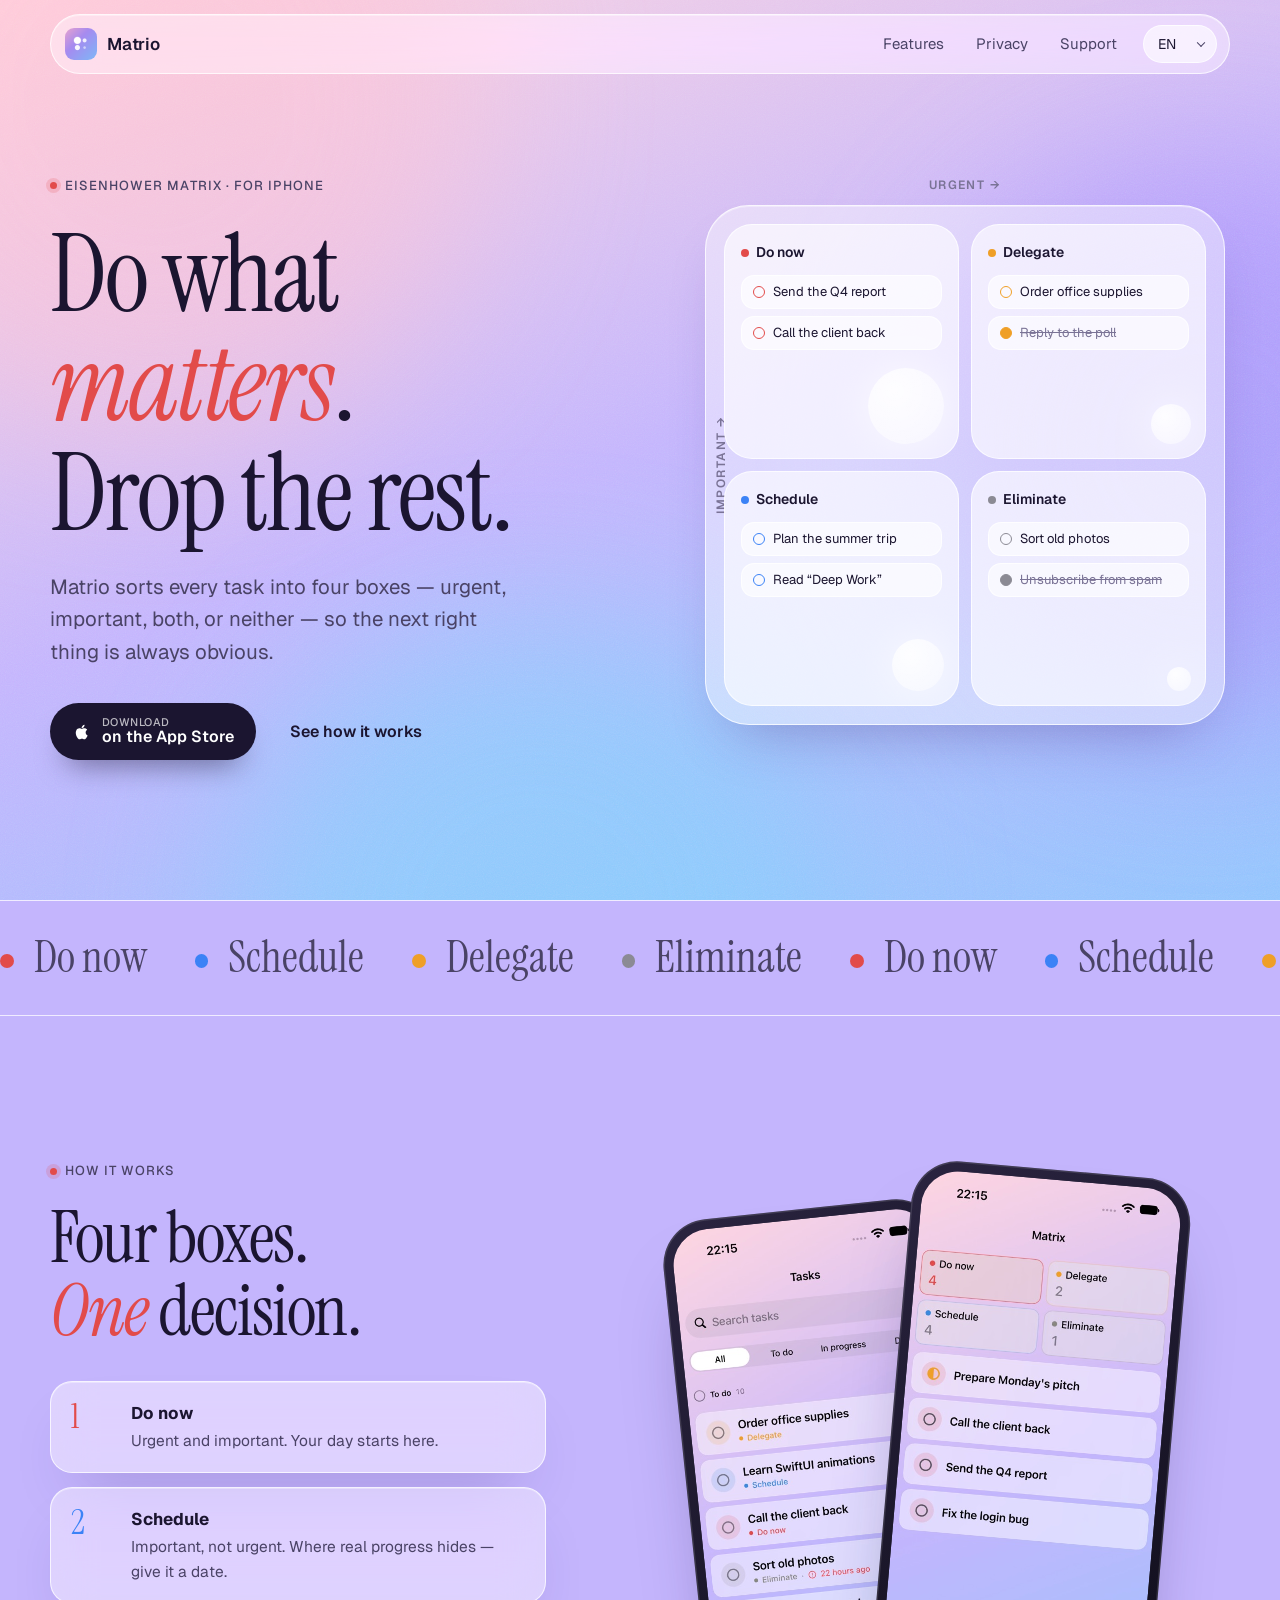
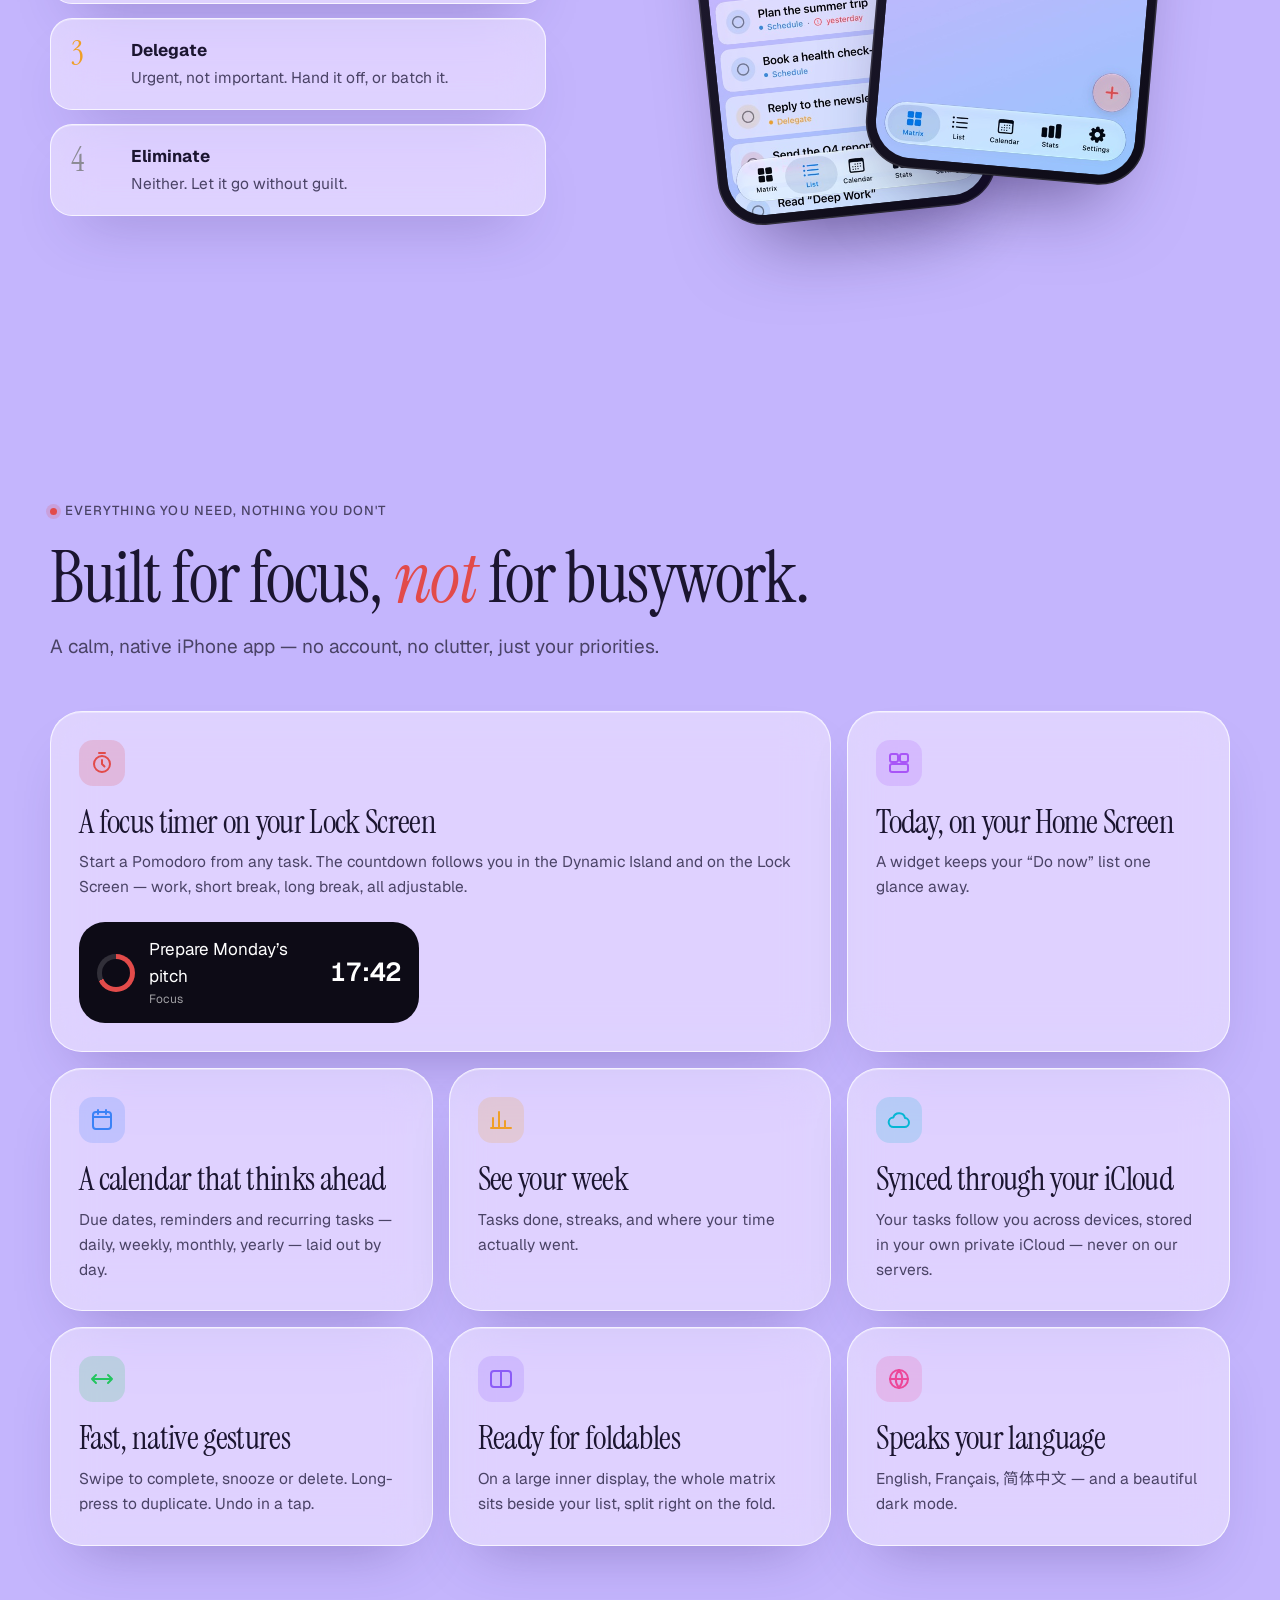
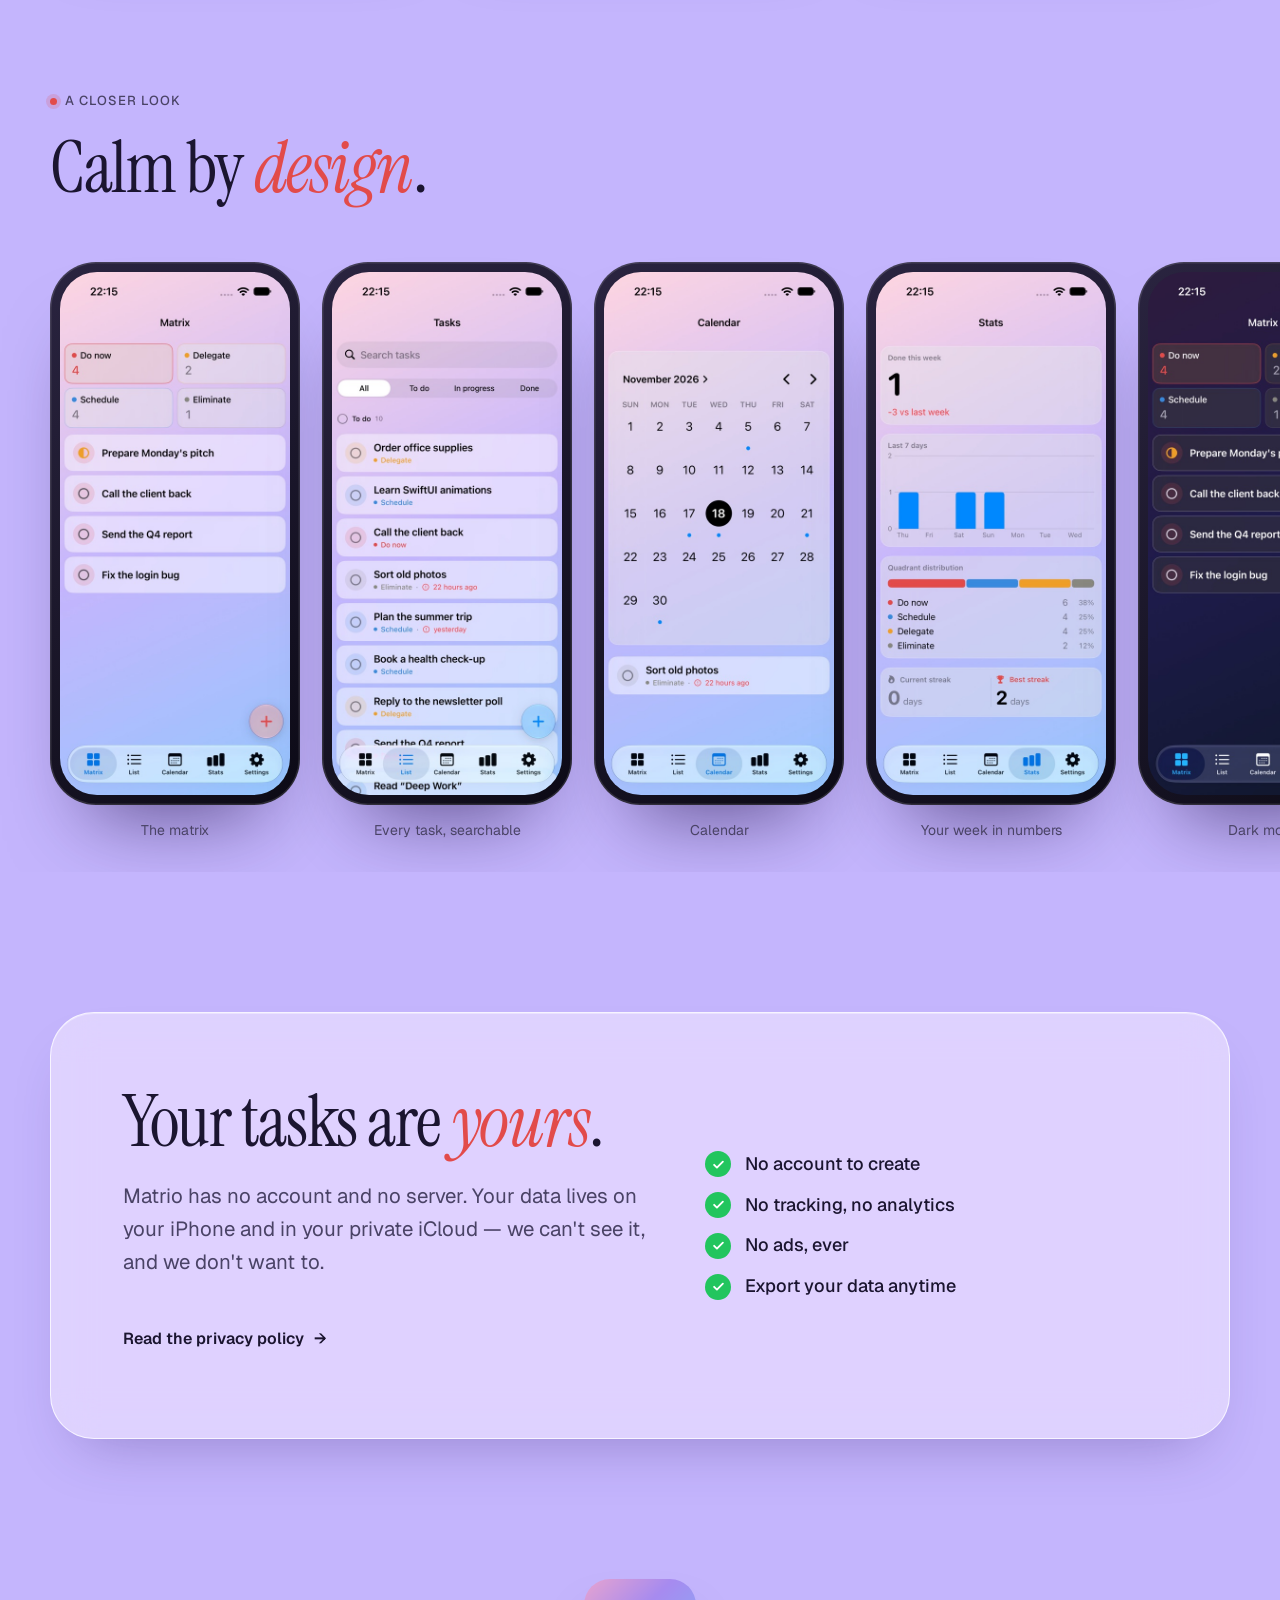
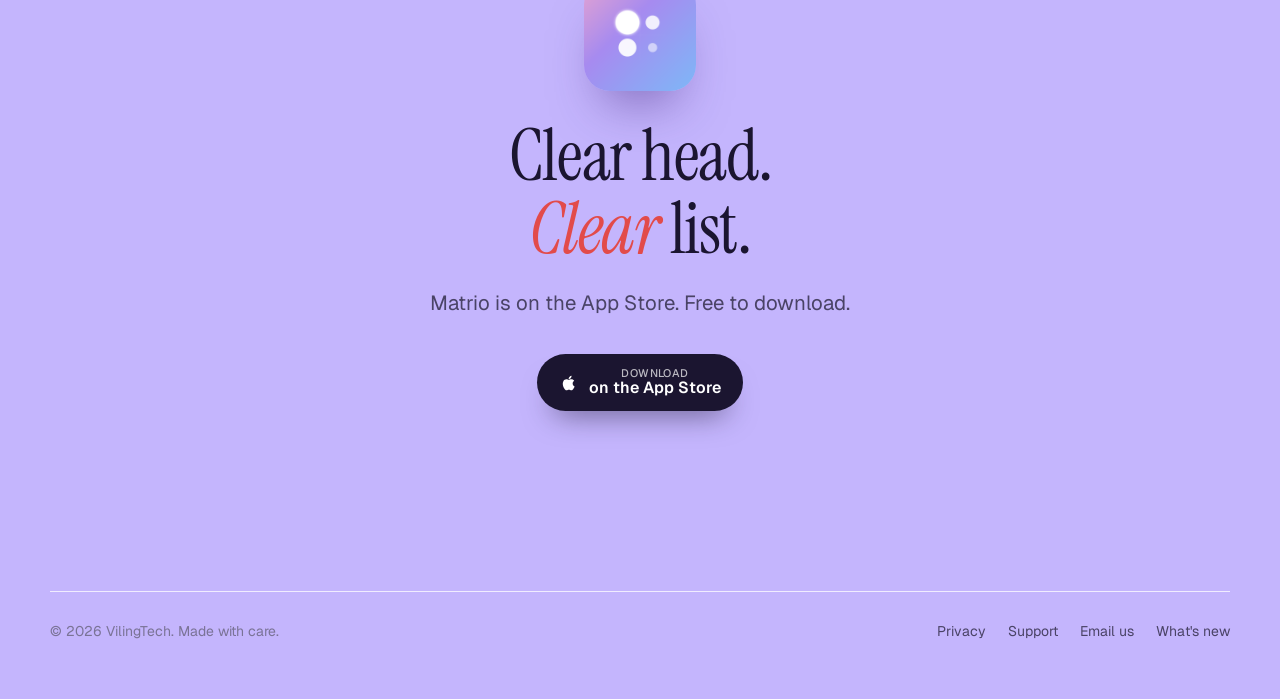
<file: index.html>
<!doctype html>
<html lang="en">
<head>
  <meta charset="utf-8" />
  <meta name="viewport" content="width=device-width, initial-scale=1, viewport-fit=cover" />
  <title data-i18n-title data-ten="Matrio — Do what matters" data-tfr="Matrio — Fais ce qui compte" data-tzhhans="Matrio — 做重要的事">Matrio — Do what matters</title>
  <meta name="description" content="Matrio sorts every task into the Eisenhower matrix — urgent, important, both or neither — so the next right thing is always obvious. For iPhone." />
  <meta name="theme-color" content="#c4b5fd" media="(prefers-color-scheme: light)" />
  <meta name="theme-color" content="#1e1b4b" media="(prefers-color-scheme: dark)" />
  <meta property="og:title" content="Matrio — Do what matters" />
  <meta property="og:description" content="The Eisenhower matrix, beautifully done for iPhone. No account, no tracking." />
  <meta property="og:image" content="assets/icon.png" />
  <link rel="icon" href="assets/favicon.png" />
  <link rel="apple-touch-icon" href="assets/apple-touch-icon.png" />
  <link rel="preconnect" href="https://fonts.googleapis.com" />
  <link rel="preconnect" href="https://fonts.gstatic.com" crossorigin />
  <link href="https://fonts.googleapis.com/css2?family=Geist:wght@400;500;600&family=Instrument+Serif:ital@0;1&family=Noto+Sans+SC:wght@400;600&family=Noto+Serif+SC:wght@600&display=swap" rel="stylesheet" />
  <link rel="stylesheet" href="assets/style.css" />
  <script src="assets/site.js" defer></script>
</head>
<body>
  <div class="sky" aria-hidden="true"><span></span><span></span><span></span></div>
  <div class="grain" aria-hidden="true"></div>

  <header class="nav glass">
    <a class="brand" href="./"><img src="assets/icon.png" alt="" width="32" height="32" />Matrio</a>
    <nav class="nav-links" aria-label="Main">
      <a class="opt" href="#features" data-i18n="nav.features">Features</a>
      <a class="opt" href="privacy.html" data-i18n="nav.privacy">Privacy</a>
      <a href="support.html" data-i18n="nav.support">Support</a>
    </nav>
    <label class="lang"><span class="visually-hidden" hidden>Language</span>
      <select id="lang" aria-label="Language">
        <option value="en">EN</option><option value="fr">FR</option><option value="zh-Hans">中文</option>
      </select>
    </label>
  </header>

  <main>
    <!-- Hero -->
    <section class="hero">
      <div class="wrap hero-grid">
        <div>
          <span class="eyebrow rise" style="--d:0" data-i18n="hero.eyebrow">Eisenhower matrix · for iPhone</span>
          <h1 class="rise" style="--d:1; margin-top:22px" data-i18n="hero.title">Do what <em>matters</em>.<br>Drop the rest.</h1>
          <p class="lede rise" style="--d:2" data-i18n="hero.lede">Matrio sorts every task into four boxes — urgent, important, both, or neither — so the next right thing is always obvious.</p>
          <div class="actions rise" style="--d:3">
            <a class="btn btn-primary" href="https://apps.apple.com/app/id6767477493" aria-label="Download on the App Store">
              <svg viewBox="0 0 24 24" fill="currentColor" aria-hidden="true"><path d="M16.37 12.6c-.02-2.2 1.8-3.26 1.88-3.31-1.02-1.5-2.62-1.7-3.19-1.72-1.36-.14-2.65.8-3.34.8-.69 0-1.75-.78-2.88-.76-1.48.02-2.85.86-3.61 2.19-1.54 2.67-.39 6.62 1.11 8.79.73 1.06 1.6 2.25 2.75 2.21 1.1-.04 1.52-.71 2.85-.71 1.33 0 1.71.71 2.88.69 1.19-.02 1.94-1.08 2.67-2.15.84-1.23 1.19-2.42 1.21-2.48-.03-.01-2.32-.89-2.33-3.55zM14.18 6.13c.61-.74 1.02-1.76.91-2.78-.88.04-1.94.59-2.57 1.32-.56.65-1.06 1.69-.93 2.69.98.08 1.98-.5 2.59-1.23z"/></svg>
              <span><small data-i18n="cta.soon">Download</small><span data-i18n="cta.store">on the App Store</span></span>
            </a>
            <a class="btn btn-ghost" href="#how" data-i18n="cta.how">See how it works</a>
          </div>
        </div>

        <div class="rise" style="--d:2">
          <div class="matrix glass" role="img" aria-label="The four quadrants of the Eisenhower matrix">
            <span class="axis axis-x" data-i18n="axis.urgent">Urgent →</span>
            <span class="axis axis-y" data-i18n="axis.important">Important →</span>
            <div class="quad q-do">
              <h4><i></i><span data-i18n="q.do">Do now</span></h4>
              <div class="chip" style="--i:0;--fx:60px;--fy:-50px;--fr:8deg" data-i18n="t1">Send the Q4 report</div>
              <div class="chip" style="--i:4;--fx:-30px;--fy:70px;--fr:-10deg" data-i18n="t2">Call the client back</div>
              <span class="orb"></span>
            </div>
            <div class="quad q-delegate">
              <h4><i></i><span data-i18n="q.delegate">Delegate</span></h4>
              <div class="chip" style="--i:2;--fx:-70px;--fy:-30px;--fr:-7deg" data-i18n="t5">Order office supplies</div>
              <div class="chip done" style="--i:6;--fx:40px;--fy:60px;--fr:6deg" data-i18n="t6">Reply to the poll</div>
              <span class="orb"></span>
            </div>
            <div class="quad q-schedule">
              <h4><i></i><span data-i18n="q.schedule">Schedule</span></h4>
              <div class="chip" style="--i:1;--fx:80px;--fy:40px;--fr:-6deg" data-i18n="t3">Plan the summer trip</div>
              <div class="chip" style="--i:5;--fx:-40px;--fy:-60px;--fr:9deg" data-i18n="t4">Read “Deep Work”</div>
              <span class="orb"></span>
            </div>
            <div class="quad q-eliminate">
              <h4><i></i><span data-i18n="q.eliminate">Eliminate</span></h4>
              <div class="chip" style="--i:3;--fx:-60px;--fy:-40px;--fr:7deg" data-i18n="t7">Sort old photos</div>
              <div class="chip done" style="--i:7;--fx:30px;--fy:50px;--fr:-8deg" data-i18n="t8">Unsubscribe from spam</div>
              <span class="orb"></span>
            </div>
          </div>
        </div>
      </div>
    </section>

    <!-- Ticker -->
    <div class="ticker" aria-hidden="true">
      <div class="ticker-track">
        <span style="--c:var(--do)"><i></i><b data-i18n="q.do" style="font-weight:inherit">Do now</b></span>
        <span style="--c:var(--schedule)"><i></i><b data-i18n="q.schedule" style="font-weight:inherit">Schedule</b></span>
        <span style="--c:var(--delegate)"><i></i><b data-i18n="q.delegate" style="font-weight:inherit">Delegate</b></span>
        <span style="--c:var(--eliminate)"><i></i><b data-i18n="q.eliminate" style="font-weight:inherit">Eliminate</b></span>
        <span style="--c:var(--do)"><i></i><b data-i18n="q.do" style="font-weight:inherit">Do now</b></span>
        <span style="--c:var(--schedule)"><i></i><b data-i18n="q.schedule" style="font-weight:inherit">Schedule</b></span>
        <span style="--c:var(--delegate)"><i></i><b data-i18n="q.delegate" style="font-weight:inherit">Delegate</b></span>
        <span style="--c:var(--eliminate)"><i></i><b data-i18n="q.eliminate" style="font-weight:inherit">Eliminate</b></span>
        <span style="--c:var(--do)"><i></i><b data-i18n="q.do" style="font-weight:inherit">Do now</b></span>
        <span style="--c:var(--schedule)"><i></i><b data-i18n="q.schedule" style="font-weight:inherit">Schedule</b></span>
        <span style="--c:var(--delegate)"><i></i><b data-i18n="q.delegate" style="font-weight:inherit">Delegate</b></span>
        <span style="--c:var(--eliminate)"><i></i><b data-i18n="q.eliminate" style="font-weight:inherit">Eliminate</b></span>
        <span style="--c:var(--do)"><i></i><b data-i18n="q.do" style="font-weight:inherit">Do now</b></span>
        <span style="--c:var(--schedule)"><i></i><b data-i18n="q.schedule" style="font-weight:inherit">Schedule</b></span>
        <span style="--c:var(--delegate)"><i></i><b data-i18n="q.delegate" style="font-weight:inherit">Delegate</b></span>
        <span style="--c:var(--eliminate)"><i></i><b data-i18n="q.eliminate" style="font-weight:inherit">Eliminate</b></span>
      </div>
    </div>

    <!-- How it works -->
    <section id="how">
      <div class="wrap how">
        <div class="reveal">
          <span class="eyebrow" data-i18n="how.eyebrow">How it works</span>
          <h2 style="margin-top:18px" data-i18n="how.title">Four boxes.<br><em>One</em> decision.</h2>
          <ol class="steps">
            <li class="glass" style="--c:var(--do)"><b>1</b><div><strong data-i18n="how.s1.t">Do now</strong><p data-i18n="how.s1.p">Urgent and important. Your day starts here.</p></div></li>
            <li class="glass" style="--c:var(--schedule)"><b>2</b><div><strong data-i18n="how.s2.t">Schedule</strong><p data-i18n="how.s2.p">Important, not urgent.</p></div></li>
            <li class="glass" style="--c:var(--delegate)"><b>3</b><div><strong data-i18n="how.s3.t">Delegate</strong><p data-i18n="how.s3.p">Urgent, not important.</p></div></li>
            <li class="glass" style="--c:var(--eliminate)"><b>4</b><div><strong data-i18n="how.s4.t">Eliminate</strong><p data-i18n="how.s4.p">Neither.</p></div></li>
          </ol>
        </div>
        <div class="phones reveal">
          <div class="phone"><img data-shot="list:light" alt="Matrio task list" loading="lazy" /></div>
          <div class="phone"><img data-shot="matrix" alt="Matrio matrix screen" /></div>
        </div>
      </div>
    </section>

    <!-- Features -->
    <section id="features">
      <div class="wrap">
        <div class="section-head reveal">
          <span class="eyebrow" data-i18n="feat.eyebrow">Everything you need</span>
          <h2 style="margin-top:18px" data-i18n="feat.title">Built for focus, <em>not</em> for busywork.</h2>
          <p data-i18n="feat.lede">A calm, native iPhone app.</p>
        </div>

        <div class="bento">
          <article class="card glass span-4 reveal" style="--c:var(--do)">
            <div class="ic"><svg viewBox="0 0 24 24" fill="none" stroke="currentColor" stroke-width="2" stroke-linecap="round" stroke-linejoin="round"><circle cx="12" cy="13" r="8"/><path d="M12 9v4l2.5 2.5M9 2h6"/></svg></div>
            <h3 data-i18n="f.focus.t">A focus timer on your Lock Screen</h3>
            <p data-i18n="f.focus.p">Start a Pomodoro from any task.</p>
            <div class="island" aria-hidden="true">
              <span class="ring"></span>
              <div><span data-i18n="f.focus.task">Prepare Monday’s pitch</span><small data-i18n="f.focus.phase">Focus</small></div>
              <b>17:42</b>
            </div>
          </article>
          <article class="card glass span-2 reveal" style="--c:#a855f7">
            <div class="ic"><svg viewBox="0 0 24 24" fill="none" stroke="currentColor" stroke-width="2" stroke-linecap="round" stroke-linejoin="round"><rect x="3" y="3" width="8" height="8" rx="2"/><rect x="13" y="3" width="8" height="8" rx="2"/><rect x="3" y="13" width="18" height="8" rx="2"/></svg></div>
            <h3 data-i18n="f.widget.t">Today, on your Home Screen</h3>
            <p data-i18n="f.widget.p">A widget keeps your “Do now” list one glance away.</p>
          </article>
          <article class="card glass span-2 reveal" style="--c:var(--schedule)">
            <div class="ic"><svg viewBox="0 0 24 24" fill="none" stroke="currentColor" stroke-width="2" stroke-linecap="round" stroke-linejoin="round"><rect x="3" y="4" width="18" height="17" rx="3"/><path d="M3 9h18M8 2v4M16 2v4"/></svg></div>
            <h3 data-i18n="f.cal.t">A calendar that thinks ahead</h3>
            <p data-i18n="f.cal.p">Due dates, reminders and recurring tasks.</p>
          </article>
          <article class="card glass span-2 reveal" style="--c:var(--delegate)">
            <div class="ic"><svg viewBox="0 0 24 24" fill="none" stroke="currentColor" stroke-width="2" stroke-linecap="round" stroke-linejoin="round"><path d="M4 20V10M10 20V4M16 20v-7M22 20H2"/></svg></div>
            <h3 data-i18n="f.stats.t">See your week</h3>
            <p data-i18n="f.stats.p">Tasks done, streaks, and where your time went.</p>
          </article>
          <article class="card glass span-2 reveal" style="--c:#06b6d4">
            <div class="ic"><svg viewBox="0 0 24 24" fill="none" stroke="currentColor" stroke-width="2" stroke-linecap="round" stroke-linejoin="round"><path d="M17.5 19a4.5 4.5 0 0 0 .5-8.97A6 6 0 0 0 6.34 9.5 4 4 0 0 0 6.5 19z"/></svg></div>
            <h3 data-i18n="f.sync.t">Synced through your iCloud</h3>
            <p data-i18n="f.sync.p">Stored in your own private iCloud.</p>
          </article>
          <article class="card glass span-2 reveal" style="--c:#22c55e">
            <div class="ic"><svg viewBox="0 0 24 24" fill="none" stroke="currentColor" stroke-width="2" stroke-linecap="round" stroke-linejoin="round"><path d="M18 8l4 4-4 4M6 8l-4 4 4 4M2 12h20"/></svg></div>
            <h3 data-i18n="f.gesture.t">Fast, native gestures</h3>
            <p data-i18n="f.gesture.p">Swipe to complete, snooze or delete.</p>
          </article>
          <article class="card glass span-2 reveal" style="--c:#8b5cf6">
            <div class="ic"><svg viewBox="0 0 24 24" fill="none" stroke="currentColor" stroke-width="2" stroke-linecap="round" stroke-linejoin="round"><rect x="2" y="4" width="20" height="16" rx="3"/><path d="M12 4v16"/></svg></div>
            <h3 data-i18n="f.duo.t">Ready for foldables</h3>
            <p data-i18n="f.duo.p">On a large inner display, the whole matrix sits beside your list.</p>
          </article>
          <article class="card glass span-2 reveal" style="--c:#ec4899">
            <div class="ic"><svg viewBox="0 0 24 24" fill="none" stroke="currentColor" stroke-width="2" stroke-linecap="round" stroke-linejoin="round"><circle cx="12" cy="12" r="9"/><path d="M3 12h18M12 3a14 14 0 0 1 0 18M12 3a14 14 0 0 0 0 18"/></svg></div>
            <h3 data-i18n="f.lang.t">Speaks your language</h3>
            <p data-i18n="f.lang.p">English, Français, 简体中文 — and a beautiful dark mode.</p>
          </article>
        </div>
      </div>
    </section>

    <!-- Gallery -->
    <section id="gallery" style="padding-top:0">
      <div class="wrap">
        <div class="section-head reveal">
          <span class="eyebrow" data-i18n="gal.eyebrow">A closer look</span>
          <h2 style="margin-top:18px" data-i18n="gal.title">Calm by <em>design</em>.</h2>
        </div>
        <div class="gallery reveal" tabindex="0" aria-label="Screenshots">
          <figure><div class="phone"><img data-shot="matrix:light" alt="" loading="lazy" /></div><figcaption data-i18n="gal.matrix">The matrix</figcaption></figure>
          <figure><div class="phone"><img data-shot="list:light" alt="" loading="lazy" /></div><figcaption data-i18n="gal.list">Every task, searchable</figcaption></figure>
          <figure><div class="phone"><img data-shot="calendar:light" alt="" loading="lazy" /></div><figcaption data-i18n="gal.calendar">Calendar</figcaption></figure>
          <figure><div class="phone"><img data-shot="stats:light" alt="" loading="lazy" /></div><figcaption data-i18n="gal.stats">Your week in numbers</figcaption></figure>
          <figure><div class="phone"><img data-shot="matrix:dark" alt="" loading="lazy" /></div><figcaption data-i18n="gal.dark">Dark mode</figcaption></figure>
        </div>
      </div>
    </section>

    <!-- Privacy pledge -->
    <section style="padding-top:0">
      <div class="wrap">
        <div class="pledge glass reveal">
          <div>
            <h2 data-i18n="pledge.title">Your tasks are <em>yours</em>.</h2>
            <p class="lede" style="max-width:44ch" data-i18n="pledge.p">Matrio has no account and no server.</p>
            <div class="actions"><a class="btn btn-ghost" href="privacy.html" style="padding-left:0"><span data-i18n="pledge.link">Read the privacy policy</span> →</a></div>
          </div>
          <ul>
            <li data-i18n="pledge.l1">No account to create</li>
            <li data-i18n="pledge.l2">No tracking, no analytics</li>
            <li data-i18n="pledge.l3">No ads, ever</li>
            <li data-i18n="pledge.l4">Export your data anytime</li>
          </ul>
        </div>
      </div>
    </section>

    <!-- Final CTA -->
    <section id="get" class="cta" style="padding-top:0">
      <div class="wrap reveal">
        <img src="assets/icon.png" alt="Matrio app icon" width="112" height="112" />
        <h2 data-i18n="final.title">Clear head.<br><em>Clear</em> list.</h2>
        <p class="lede" data-i18n="final.lede">Matrio is on the App Store. Free to download.</p>
        <div class="actions">
          <a class="btn btn-primary" href="https://apps.apple.com/app/id6767477493">
            <svg viewBox="0 0 24 24" fill="currentColor" aria-hidden="true"><path d="M16.37 12.6c-.02-2.2 1.8-3.26 1.88-3.31-1.02-1.5-2.62-1.7-3.19-1.72-1.36-.14-2.65.8-3.34.8-.69 0-1.75-.78-2.88-.76-1.48.02-2.85.86-3.61 2.19-1.54 2.67-.39 6.62 1.11 8.79.73 1.06 1.6 2.25 2.75 2.21 1.1-.04 1.52-.71 2.85-.71 1.33 0 1.71.71 2.88.69 1.19-.02 1.94-1.08 2.67-2.15.84-1.23 1.19-2.42 1.21-2.48-.03-.01-2.32-.89-2.33-3.55zM14.18 6.13c.61-.74 1.02-1.76.91-2.78-.88.04-1.94.59-2.57 1.32-.56.65-1.06 1.69-.93 2.69.98.08 1.98-.5 2.59-1.23z"/></svg>
            <span><small data-i18n="cta.soon">Download</small><span data-i18n="cta.store">on the App Store</span></span>
          </a>
        </div>
      </div>
    </section>
  </main>

  <footer>
    <div class="wrap">
      <span data-i18n="foot.rights">© 2026 VilingTech.</span>
      <nav aria-label="Footer">
        <a href="privacy.html" data-i18n="nav.privacy">Privacy</a>
        <a href="support.html" data-i18n="nav.support">Support</a>
        <a data-contact href="#">Contact</a>
        <a href="changelog.html" data-i18n="nav.changelog">What's new</a>
      </nav>
    </div>
  </footer>
</body>
</html>
</file>
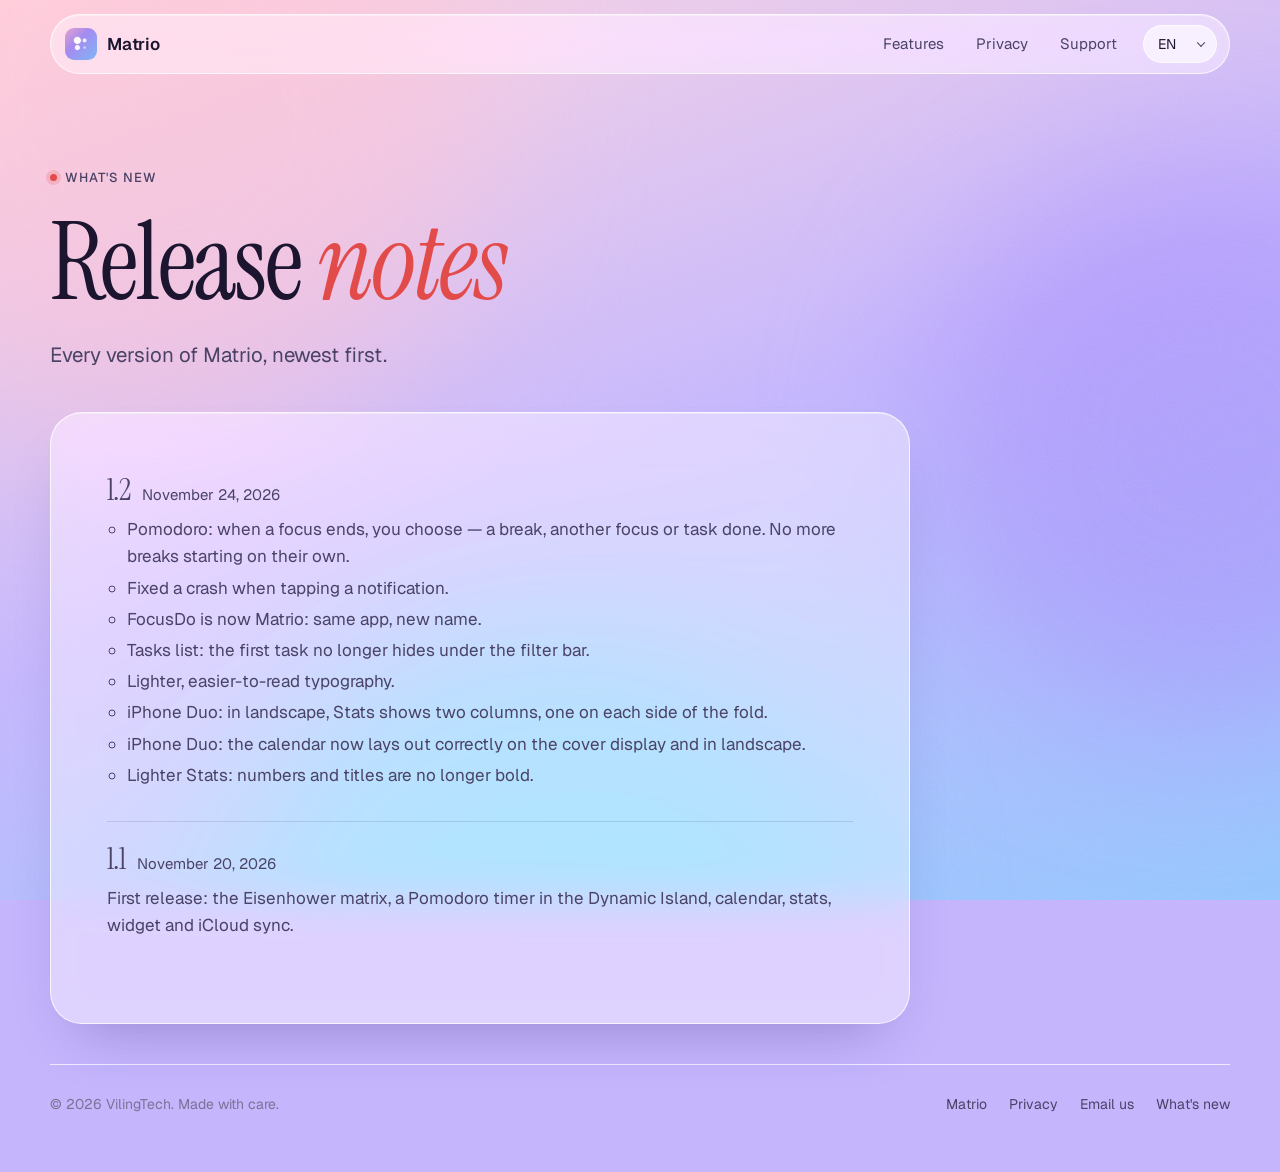
<file: changelog.html>
<!doctype html>
<html lang="en">
<head>
  <meta charset="utf-8" />
  <meta name="viewport" content="width=device-width, initial-scale=1, viewport-fit=cover" />
  <title data-i18n-title data-ten="What's new — Matrio" data-tfr="Nouveautés — Matrio" data-tzhhans="更新日志 — Matrio">What's new — Matrio</title>
  <meta name="description" content="Every Matrio version and what it brings." />
  <meta name="theme-color" content="#c4b5fd" media="(prefers-color-scheme: light)" />
  <meta name="theme-color" content="#1e1b4b" media="(prefers-color-scheme: dark)" />
  <link rel="icon" href="assets/favicon.png" />
  <link rel="apple-touch-icon" href="assets/apple-touch-icon.png" />
  <link rel="preconnect" href="https://fonts.googleapis.com" />
  <link rel="preconnect" href="https://fonts.gstatic.com" crossorigin />
  <link href="https://fonts.googleapis.com/css2?family=Geist:wght@400;500;600&family=Instrument+Serif:ital@0;1&family=Noto+Sans+SC:wght@400;600&family=Noto+Serif+SC:wght@600&display=swap" rel="stylesheet" />
  <link rel="stylesheet" href="assets/style.css" />
  <script src="assets/site.js" defer></script>
</head>
<body>
  <div class="sky" aria-hidden="true"><span></span><span></span><span></span></div>
  <div class="grain" aria-hidden="true"></div>

  <header class="nav glass">
    <a class="brand" href="./"><img src="assets/icon.png" alt="" width="32" height="32" />Matrio</a>
    <nav class="nav-links" aria-label="Main">
      <a class="opt" href="./#features" data-i18n="nav.features">Features</a>
      <a class="opt" href="privacy.html" data-i18n="nav.privacy">Privacy</a>
      <a href="support.html" data-i18n="nav.support">Support</a>
    </nav>
    <label class="lang">
      <select id="lang" aria-label="Language">
        <option value="en">EN</option><option value="fr">FR</option><option value="zh-Hans">中文</option>
      </select>
    </label>
  </header>

  <main class="doc">
    <div class="wrap">
      <div class="doc-head rise">
        <span class="eyebrow" data-i18n="cl.eyebrow">What's new</span>
        <h1 style="margin-top:18px" data-i18n="cl.title">Release <em>notes</em></h1>
        <p class="lede" data-i18n="cl.lede">Every version of Matrio, newest first.</p>
      </div>
      <article class="doc-body glass rise" style="--d:1">
        <ol class="changelog" id="changelog"></ol>
      </article>
    </div>
  </main>

  <footer>
    <div class="wrap">
      <span data-i18n="foot.rights">© 2026 VilingTech.</span>
      <nav aria-label="Footer">
        <a href="./">Matrio</a>
        <a href="privacy.html" data-i18n="nav.privacy">Privacy</a>
        <a data-contact href="#">Contact</a>
        <a href="changelog.html" data-i18n="nav.changelog">What's new</a>
      </nav>
    </div>
  </footer>
</body>
</html>
</file>
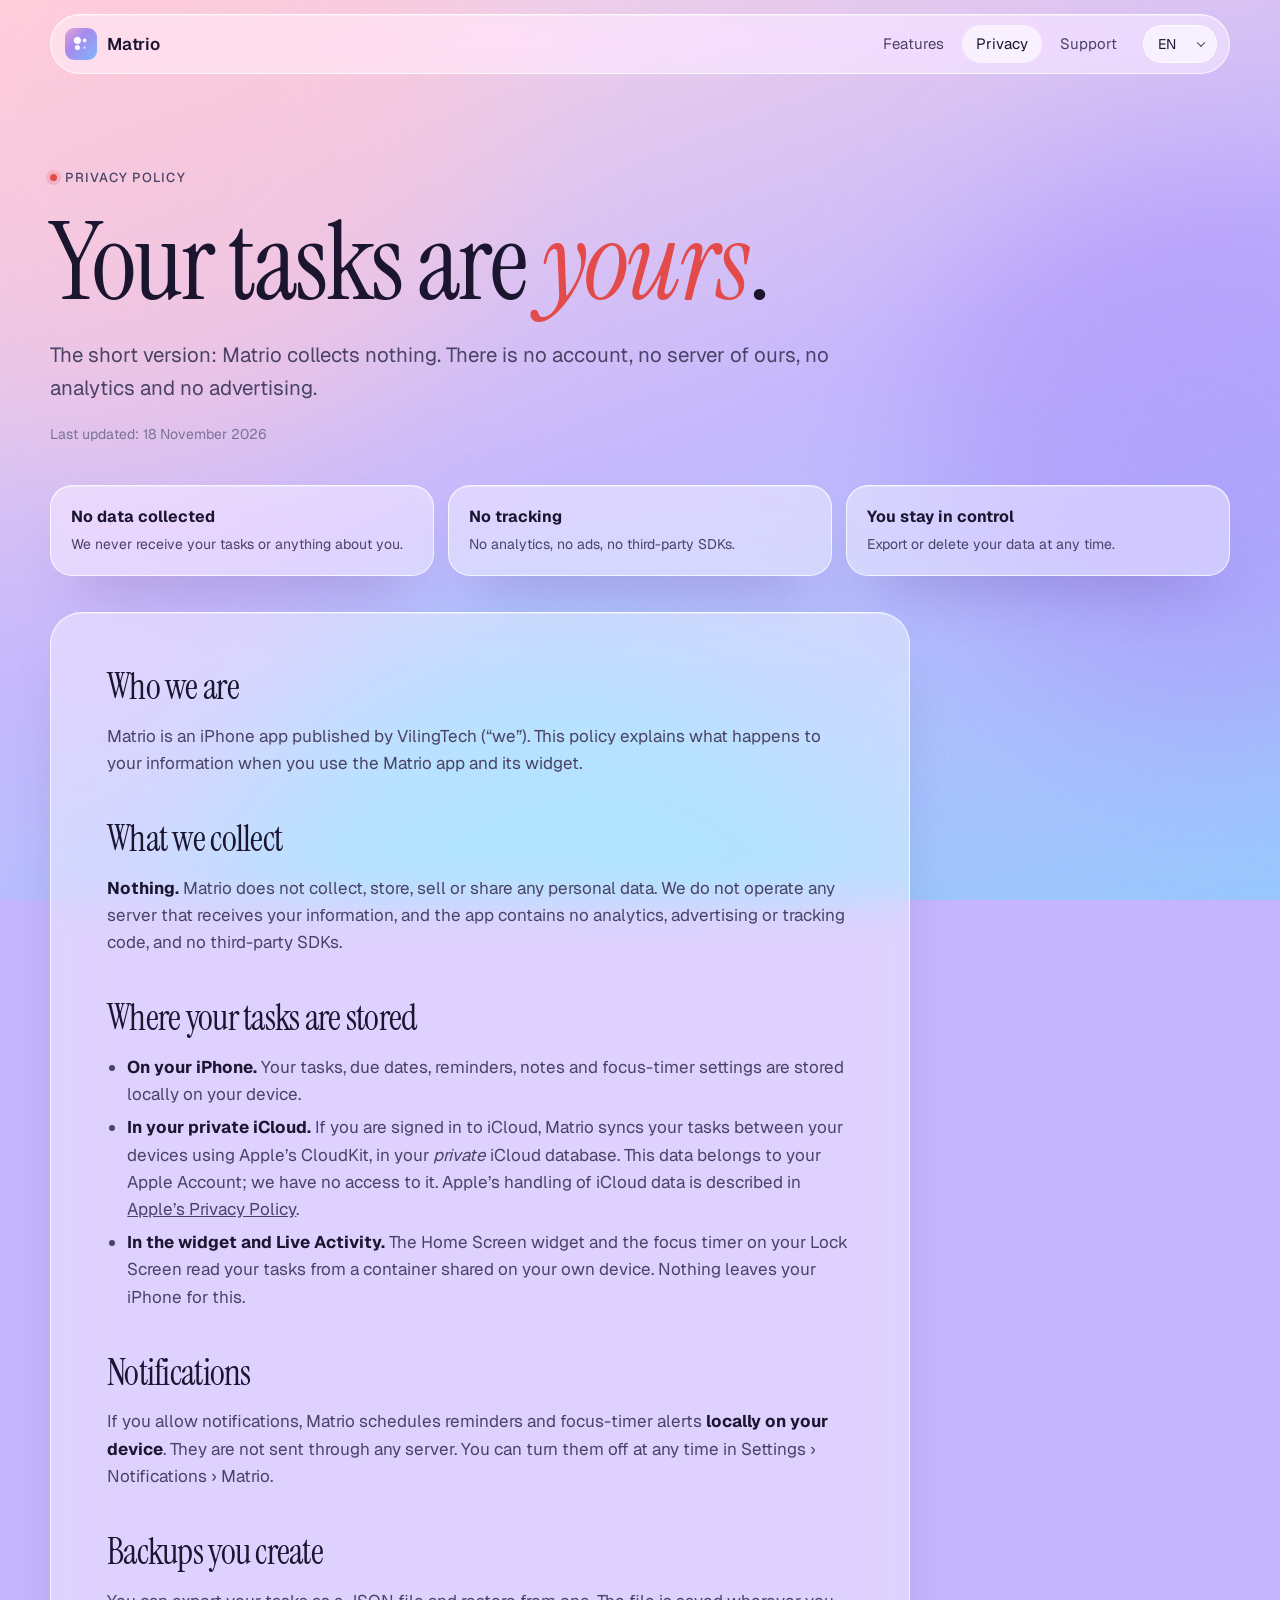
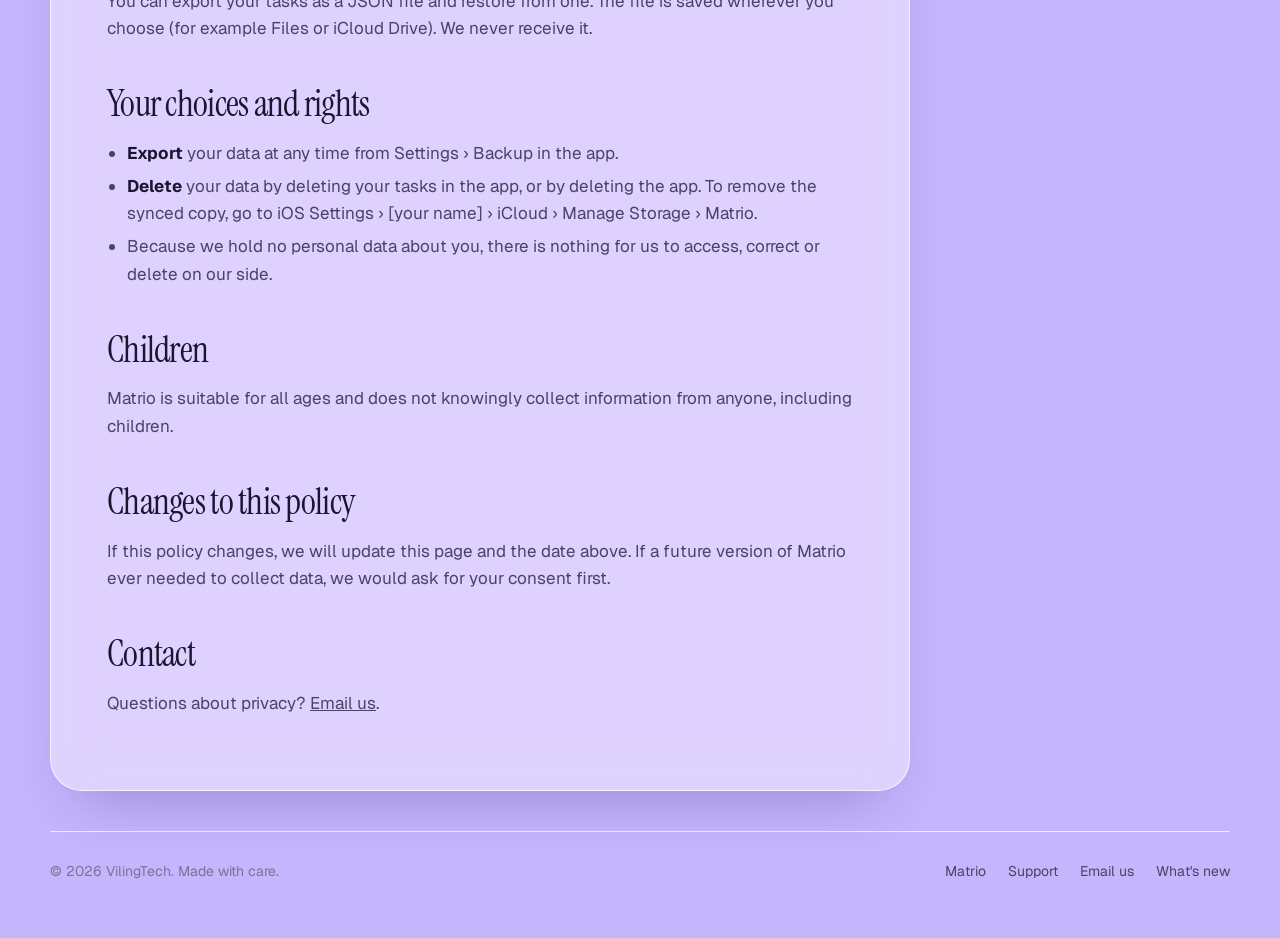
<file: privacy.html>
<!doctype html>
<html lang="en">
<head>
  <meta charset="utf-8" />
  <meta name="viewport" content="width=device-width, initial-scale=1, viewport-fit=cover" />
  <title data-i18n-title data-ten="Privacy Policy — Matrio" data-tfr="Politique de confidentialité — Matrio" data-tzhhans="隐私政策 — Matrio">Privacy Policy — Matrio</title>
  <meta name="description" content="Matrio collects no personal data. Your tasks stay on your iPhone and in your private iCloud." />
  <meta name="theme-color" content="#c4b5fd" media="(prefers-color-scheme: light)" />
  <meta name="theme-color" content="#1e1b4b" media="(prefers-color-scheme: dark)" />
  <link rel="icon" href="assets/favicon.png" />
  <link rel="apple-touch-icon" href="assets/apple-touch-icon.png" />
  <link rel="preconnect" href="https://fonts.googleapis.com" />
  <link rel="preconnect" href="https://fonts.gstatic.com" crossorigin />
  <link href="https://fonts.googleapis.com/css2?family=Geist:wght@400;500;600&family=Instrument+Serif:ital@0;1&family=Noto+Sans+SC:wght@400;600&family=Noto+Serif+SC:wght@600&display=swap" rel="stylesheet" />
  <link rel="stylesheet" href="assets/style.css" />
  <script src="assets/site.js" defer></script>
</head>
<body>
  <div class="sky" aria-hidden="true"><span></span><span></span><span></span></div>
  <div class="grain" aria-hidden="true"></div>

  <header class="nav glass">
    <a class="brand" href="./"><img src="assets/icon.png" alt="" width="32" height="32" />Matrio</a>
    <nav class="nav-links" aria-label="Main">
      <a class="opt" href="./#features" data-i18n="nav.features">Features</a>
      <a class="opt" href="privacy.html" aria-current="page" data-i18n="nav.privacy">Privacy</a>
      <a href="support.html" data-i18n="nav.support">Support</a>
    </nav>
    <label class="lang">
      <select id="lang" aria-label="Language">
        <option value="en">EN</option><option value="fr">FR</option><option value="zh-Hans">中文</option>
      </select>
    </label>
  </header>

  <main class="doc">
    <div class="wrap">

      <!-- ───────────── English ───────────── -->
      <div data-lang-block="en" lang="en">
        <div class="doc-head rise">
          <span class="eyebrow">Privacy Policy</span>
          <h1 style="margin-top:18px">Your tasks are <em>yours</em>.</h1>
          <p class="lede">The short version: Matrio collects nothing. There is no account, no server of ours, no analytics and no advertising.</p>
          <p class="meta" data-i18n="doc.updated">Last updated: 18 November 2026</p>
        </div>
        <div class="summary">
          <div class="glass"><b>No data collected</b><span>We never receive your tasks or anything about you.</span></div>
          <div class="glass"><b>No tracking</b><span>No analytics, no ads, no third-party SDKs.</span></div>
          <div class="glass"><b>You stay in control</b><span>Export or delete your data at any time.</span></div>
        </div>
        <article class="doc-body glass rise" style="--d:1">
          <h2>Who we are</h2>
          <p>Matrio is an iPhone app published by VilingTech (“we”). This policy explains what happens to your information when you use the Matrio app and its widget.</p>

          <h2>What we collect</h2>
          <p><strong>Nothing.</strong> Matrio does not collect, store, sell or share any personal data. We do not operate any server that receives your information, and the app contains no analytics, advertising or tracking code, and no third-party SDKs.</p>

          <h2>Where your tasks are stored</h2>
          <ul>
            <li><strong>On your iPhone.</strong> Your tasks, due dates, reminders, notes and focus-timer settings are stored locally on your device.</li>
            <li><strong>In your private iCloud.</strong> If you are signed in to iCloud, Matrio syncs your tasks between your devices using Apple’s CloudKit, in your <em>private</em> iCloud database. This data belongs to your Apple Account; we have no access to it. Apple’s handling of iCloud data is described in <a href="https://www.apple.com/legal/privacy/" rel="noopener">Apple’s Privacy Policy</a>.</li>
            <li><strong>In the widget and Live Activity.</strong> The Home Screen widget and the focus timer on your Lock Screen read your tasks from a container shared on your own device. Nothing leaves your iPhone for this.</li>
          </ul>

          <h2>Notifications</h2>
          <p>If you allow notifications, Matrio schedules reminders and focus-timer alerts <strong>locally on your device</strong>. They are not sent through any server. You can turn them off at any time in Settings › Notifications › Matrio.</p>

          <h2>Backups you create</h2>
          <p>You can export your tasks as a JSON file and restore from one. The file is saved wherever you choose (for example Files or iCloud Drive). We never receive it.</p>

          <h2>Your choices and rights</h2>
          <ul>
            <li><strong>Export</strong> your data at any time from Settings › Backup in the app.</li>
            <li><strong>Delete</strong> your data by deleting your tasks in the app, or by deleting the app. To remove the synced copy, go to iOS Settings › [your name] › iCloud › Manage Storage › Matrio.</li>
            <li>Because we hold no personal data about you, there is nothing for us to access, correct or delete on our side.</li>
          </ul>

          <h2>Children</h2>
          <p>Matrio is suitable for all ages and does not knowingly collect information from anyone, including children.</p>

          <h2>Changes to this policy</h2>
          <p>If this policy changes, we will update this page and the date above. If a future version of Matrio ever needed to collect data, we would ask for your consent first.</p>

          <h2>Contact</h2>
          <p>Questions about privacy? <a data-contact href="#">Contact us</a>.</p>
        </article>
      </div>

      <!-- ───────────── Français ───────────── -->
      <div data-lang-block="fr" lang="fr">
        <div class="doc-head rise">
          <span class="eyebrow">Politique de confidentialité</span>
          <h1 style="margin-top:18px">Tes tâches sont <em>à toi</em>.</h1>
          <p class="lede">En bref : Matrio ne collecte rien. Pas de compte, aucun serveur à nous, aucune analytique, aucune publicité.</p>
          <p class="meta" data-i18n="doc.updated">Dernière mise à jour : 18 novembre 2026</p>
        </div>
        <div class="summary">
          <div class="glass"><b>Aucune donnée collectée</b><span>Nous ne recevons jamais tes tâches ni rien sur toi.</span></div>
          <div class="glass"><b>Aucun pistage</b><span>Pas d’analytique, pas de pub, aucun SDK tiers.</span></div>
          <div class="glass"><b>Tu gardes le contrôle</b><span>Exporte ou supprime tes données quand tu veux.</span></div>
        </div>
        <article class="doc-body glass rise" style="--d:1">
          <h2>Qui sommes-nous</h2>
          <p>Matrio est une app iPhone éditée par VilingTech (« nous »). Cette politique explique ce qu’il advient de tes informations lorsque tu utilises l’app Matrio et son widget.</p>

          <h2>Ce que nous collectons</h2>
          <p><strong>Rien.</strong> Matrio ne collecte, ne stocke, ne vend ni ne partage aucune donnée personnelle. Nous n’exploitons aucun serveur qui recevrait tes informations, et l’app ne contient aucun code d’analytique, de publicité ou de pistage, ni aucun SDK tiers.</p>

          <h2>Où sont stockées tes tâches</h2>
          <ul>
            <li><strong>Sur ton iPhone.</strong> Tes tâches, échéances, rappels, notes et réglages du minuteur sont stockés localement sur ton appareil.</li>
            <li><strong>Dans ton iCloud privé.</strong> Si tu es connecté à iCloud, Matrio synchronise tes tâches entre tes appareils via CloudKit d’Apple, dans ta base iCloud <em>privée</em>. Ces données appartiennent à ton compte Apple ; nous n’y avons pas accès. Le traitement des données iCloud par Apple est décrit dans la <a href="https://www.apple.com/fr/legal/privacy/" rel="noopener">politique de confidentialité d’Apple</a>.</li>
            <li><strong>Dans le widget et l’activité en direct.</strong> Le widget de l’écran d’accueil et le minuteur sur l’écran verrouillé lisent tes tâches depuis un conteneur partagé sur ton propre appareil. Rien ne quitte ton iPhone pour cela.</li>
          </ul>

          <h2>Notifications</h2>
          <p>Si tu autorises les notifications, Matrio programme les rappels et les alertes du minuteur <strong>localement sur ton appareil</strong>. Elles ne passent par aucun serveur. Tu peux les désactiver à tout moment dans Réglages › Notifications › Matrio.</p>

          <h2>Les sauvegardes que tu crées</h2>
          <p>Tu peux exporter tes tâches dans un fichier JSON et les restaurer depuis un tel fichier. Le fichier est enregistré là où tu le choisis (par exemple Fichiers ou iCloud Drive). Nous ne le recevons jamais.</p>

          <h2>Tes choix et tes droits</h2>
          <ul>
            <li><strong>Exporter</strong> tes données à tout moment depuis Réglages › Sauvegarde dans l’app.</li>
            <li><strong>Supprimer</strong> tes données en supprimant tes tâches dans l’app, ou en supprimant l’app. Pour effacer la copie synchronisée : Réglages iOS › [ton nom] › iCloud › Gérer le stockage › Matrio.</li>
            <li>Comme nous ne détenons aucune donnée personnelle te concernant, il n’y a rien à consulter, corriger ou effacer de notre côté.</li>
          </ul>

          <h2>Enfants</h2>
          <p>Matrio convient à tous les âges et ne collecte sciemment aucune information auprès de quiconque, enfants compris.</p>

          <h2>Modifications</h2>
          <p>Si cette politique change, nous mettrons à jour cette page et la date ci-dessus. Si une future version de Matrio devait un jour collecter des données, nous te demanderions d’abord ton consentement.</p>

          <h2>Contact</h2>
          <p>Une question sur la confidentialité ? <a data-contact href="#">Nous contacter</a>.</p>
        </article>
      </div>

      <!-- ───────────── 简体中文 ───────────── -->
      <div data-lang-block="zh-Hans" lang="zh-Hans">
        <div class="doc-head rise">
          <span class="eyebrow">隐私政策</span>
          <h1 style="margin-top:18px">你的任务，<em>只属于你</em>。</h1>
          <p class="lede">简单来说：Matrio 不收集任何数据。没有账号，没有我们自己的服务器，没有数据分析，也没有广告。</p>
          <p class="meta" data-i18n="doc.updated">最后更新：2026 年 11 月 18 日</p>
        </div>
        <div class="summary">
          <div class="glass"><b>不收集任何数据</b><span>我们从不接收你的任务，也不获取任何关于你的信息。</span></div>
          <div class="glass"><b>不追踪</b><span>没有数据分析、没有广告、没有第三方 SDK。</span></div>
          <div class="glass"><b>由你掌控</b><span>随时导出或删除你的数据。</span></div>
        </div>
        <article class="doc-body glass rise" style="--d:1">
          <h2>我们是谁</h2>
          <p>Matrio 是由 VilingTech（下称"我们"）发布的 iPhone 应用。本政策说明你在使用 Matrio 应用及其小组件时，你的信息会如何被处理。</p>

          <h2>我们收集什么</h2>
          <p><strong>什么都不收集。</strong>Matrio 不收集、不存储、不出售、也不分享任何个人数据。我们没有运营任何会接收你信息的服务器；应用中不包含任何数据分析、广告或追踪代码，也没有任何第三方 SDK。</p>

          <h2>你的任务存在哪里</h2>
          <ul>
            <li><strong>在你的 iPhone 上。</strong>你的任务、截止日期、提醒、备注和专注计时设置都保存在你的设备本地。</li>
            <li><strong>在你的私有 iCloud 里。</strong>如果你登录了 iCloud，Matrio 会通过 Apple 的 CloudKit，在你的<em>私有</em> iCloud 数据库中同步你在各设备上的任务。这些数据属于你的 Apple 账户，我们无法访问。Apple 如何处理 iCloud 数据，请参阅 <a href="https://www.apple.com.cn/legal/privacy/" rel="noopener">Apple 隐私政策</a>。</li>
            <li><strong>在小组件和实时活动中。</strong>主屏幕小组件和锁屏上的专注计时，是从你设备上的共享容器中读取任务的，这个过程不会有任何数据离开你的 iPhone。</li>
          </ul>

          <h2>通知</h2>
          <p>如果你允许通知，Matrio 会<strong>在你的设备本地</strong>安排提醒和专注计时提示，不经过任何服务器。你可以随时在"设置 › 通知 › Matrio"中关闭。</p>

          <h2>你创建的备份</h2>
          <p>你可以把任务导出为 JSON 文件，也可以从备份文件恢复。文件保存在你选择的位置（例如"文件"或 iCloud 云盘），我们永远不会收到它。</p>

          <h2>你的选择与权利</h2>
          <ul>
            <li><strong>导出</strong>：随时在应用的"设置 › 备份"中导出你的数据。</li>
            <li><strong>删除</strong>：在应用中删除任务，或直接删除应用。如需删除已同步的副本，请前往 iOS"设置 › [你的姓名] › iCloud › 管理储存空间 › Matrio"。</li>
            <li>由于我们不持有任何关于你的个人数据，我们这边没有需要查看、更正或删除的内容。</li>
          </ul>

          <h2>儿童</h2>
          <p>Matrio 适合所有年龄段使用，不会有意收集任何人（包括儿童）的信息。</p>

          <h2>政策变更</h2>
          <p>如果本政策有变更，我们会更新本页面及上方日期。如果未来某个版本的 Matrio 需要收集数据，我们会事先征得你的同意。</p>

          <h2>联系我们</h2>
          <p>对隐私有任何疑问？<a data-contact href="#">联系我们</a>。</p>
        </article>
      </div>

    </div>
  </main>

  <footer>
    <div class="wrap">
      <span data-i18n="foot.rights">© 2026 VilingTech.</span>
      <nav aria-label="Footer">
        <a href="./">Matrio</a>
        <a href="support.html" data-i18n="nav.support">Support</a>
        <a data-contact href="#">Contact</a>
        <a href="changelog.html" data-i18n="nav.changelog">What's new</a>
      </nav>
    </div>
  </footer>
</body>
</html>
</file>
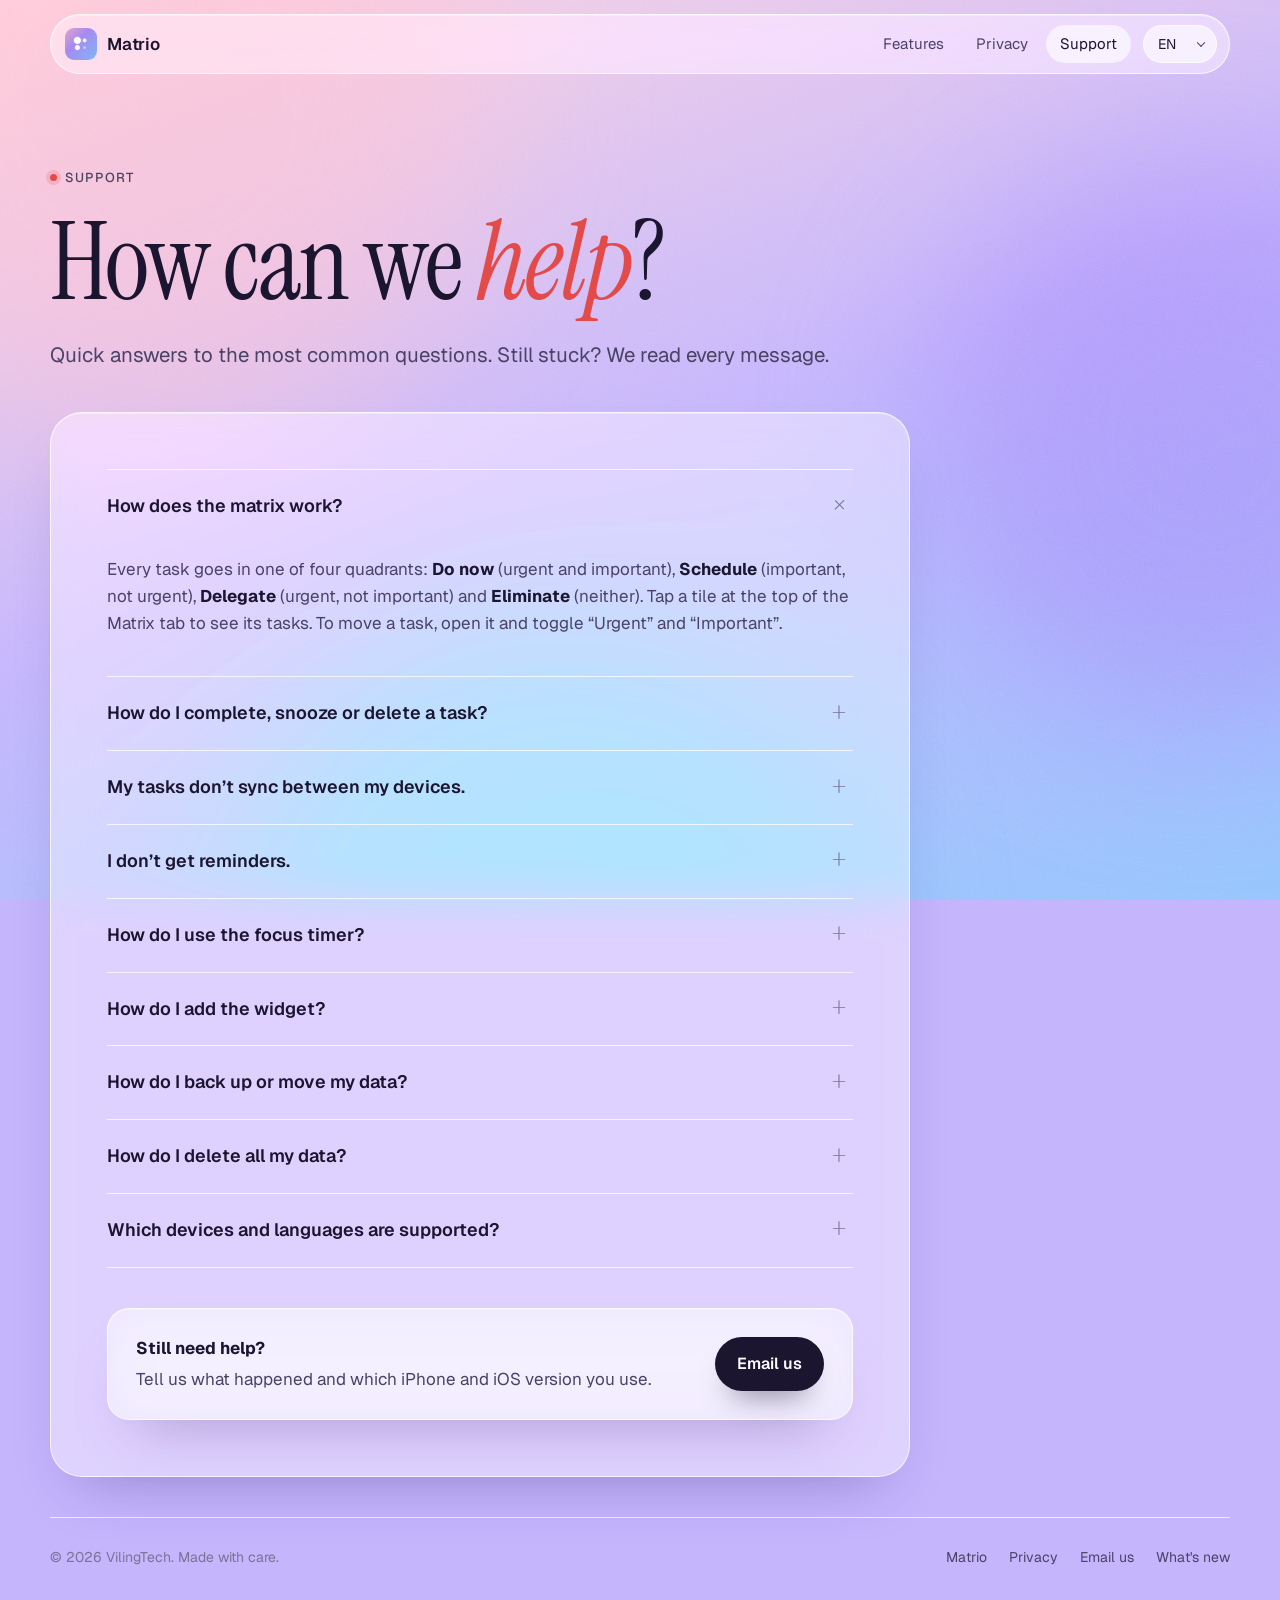
<file: support.html>
<!doctype html>
<html lang="en">
<head>
  <meta charset="utf-8" />
  <meta name="viewport" content="width=device-width, initial-scale=1, viewport-fit=cover" />
  <title data-i18n-title data-ten="Support — Matrio" data-tfr="Aide — Matrio" data-tzhhans="帮助 — Matrio">Support — Matrio</title>
  <meta name="description" content="Answers to common questions about Matrio, and how to reach us." />
  <meta name="theme-color" content="#c4b5fd" media="(prefers-color-scheme: light)" />
  <meta name="theme-color" content="#1e1b4b" media="(prefers-color-scheme: dark)" />
  <link rel="icon" href="assets/favicon.png" />
  <link rel="apple-touch-icon" href="assets/apple-touch-icon.png" />
  <link rel="preconnect" href="https://fonts.googleapis.com" />
  <link rel="preconnect" href="https://fonts.gstatic.com" crossorigin />
  <link href="https://fonts.googleapis.com/css2?family=Geist:wght@400;500;600&family=Instrument+Serif:ital@0;1&family=Noto+Sans+SC:wght@400;600&family=Noto+Serif+SC:wght@600&display=swap" rel="stylesheet" />
  <link rel="stylesheet" href="assets/style.css" />
  <script src="assets/site.js" defer></script>
</head>
<body>
  <div class="sky" aria-hidden="true"><span></span><span></span><span></span></div>
  <div class="grain" aria-hidden="true"></div>

  <header class="nav glass">
    <a class="brand" href="./"><img src="assets/icon.png" alt="" width="32" height="32" />Matrio</a>
    <nav class="nav-links" aria-label="Main">
      <a class="opt" href="./#features" data-i18n="nav.features">Features</a>
      <a class="opt" href="privacy.html" data-i18n="nav.privacy">Privacy</a>
      <a href="support.html" aria-current="page" data-i18n="nav.support">Support</a>
    </nav>
    <label class="lang">
      <select id="lang" aria-label="Language">
        <option value="en">EN</option><option value="fr">FR</option><option value="zh-Hans">中文</option>
      </select>
    </label>
  </header>

  <main class="doc">
    <div class="wrap">

      <!-- ───────────── English ───────────── -->
      <div data-lang-block="en" lang="en">
        <div class="doc-head rise">
          <span class="eyebrow">Support</span>
          <h1 style="margin-top:18px">How can we <em>help</em>?</h1>
          <p class="lede">Quick answers to the most common questions. Still stuck? We read every message.</p>
        </div>
        <article class="doc-body glass rise" style="--d:1">
          <details open><summary>How does the matrix work?</summary><div><p>Every task goes in one of four quadrants: <strong>Do now</strong> (urgent and important), <strong>Schedule</strong> (important, not urgent), <strong>Delegate</strong> (urgent, not important) and <strong>Eliminate</strong> (neither). Tap a tile at the top of the Matrix tab to see its tasks. To move a task, open it and toggle “Urgent” and “Important”.</p></div></details>
          <details><summary>How do I complete, snooze or delete a task?</summary><div><p>Tap the circle to complete it — you have a few seconds to tap again and undo. Swipe left to right to complete; swipe right to left to <strong>snooze by one day</strong> or delete. Long-press a task to duplicate it.</p></div></details>
          <details><summary>My tasks don’t sync between my devices.</summary><div><ul><li>Make sure every device is signed in to the <strong>same Apple Account</strong> with iCloud turned on.</li><li>In iOS Settings › [your name] › iCloud, check that iCloud is enabled for Matrio.</li><li>Sync needs a network connection and can take a minute. Open the app on both devices.</li></ul></div></details>
          <details><summary>I don’t get reminders.</summary><div><ul><li>Check iOS Settings › Notifications › Matrio and allow notifications.</li><li>A reminder needs a due date and a reminder time on the task.</li><li>If a Focus mode is on, allow Matrio in that Focus, or turn on Time Sensitive notifications.</li></ul></div></details>
          <details><summary>How do I use the focus timer?</summary><div><p>Open a task and tap “Start a focus”. The countdown appears in the Dynamic Island and on your Lock Screen. You can change the work, short-break and long-break lengths in the app’s Settings. If you don’t see it on the Lock Screen, enable Live Activities in iOS Settings › Matrio.</p></div></details>
          <details><summary>How do I add the widget?</summary><div><p>Touch and hold an empty area of your Home Screen, tap <strong>Edit › Add Widget</strong>, search for Matrio and choose a size. It shows your “Do now” tasks; tap it to open the matrix.</p></div></details>
          <details><summary>How do I back up or move my data?</summary><div><p>In the app, go to Settings › Backup › <strong>Export as JSON</strong> and save the file where you like. To bring it back, use <strong>Restore from a file</strong> — restored tasks merge with the ones you already have.</p></div></details>
          <details><summary>How do I delete all my data?</summary><div><p>Delete the app to remove the data on your iPhone. To remove the synced copy too, go to iOS Settings › [your name] › iCloud › Manage Storage › Matrio. We hold no copy ourselves — see the <a href="privacy.html">privacy policy</a>.</p></div></details>
          <details><summary>Which devices and languages are supported?</summary><div><p>Matrio runs on iPhone with iOS 26 or later, including foldable iPhones. It’s available in English, French and Simplified Chinese, in light and dark mode.</p></div></details>

          <div class="contact-card glass">
            <div><strong>Still need help?</strong><p>Tell us what happened and which iPhone and iOS version you use.</p></div>
            <a class="btn btn-primary" data-contact href="#">Contact us</a>
          </div>
        </article>
      </div>

      <!-- ───────────── Français ───────────── -->
      <div data-lang-block="fr" lang="fr">
        <div class="doc-head rise">
          <span class="eyebrow">Aide</span>
          <h1 style="margin-top:18px">Comment pouvons-nous <em>aider</em> ?</h1>
          <p class="lede">Les réponses aux questions les plus fréquentes. Toujours bloqué ? Nous lisons chaque message.</p>
        </div>
        <article class="doc-body glass rise" style="--d:1">
          <details open><summary>Comment fonctionne la matrice ?</summary><div><p>Chaque tâche va dans l’un des quatre quadrants : <strong>Faire</strong> (urgent et important), <strong>Planifier</strong> (important, pas urgent), <strong>Déléguer</strong> (urgent, pas important) et <strong>Éliminer</strong> (ni l’un ni l’autre). Touche une case en haut de l’onglet Matrice pour voir ses tâches. Pour déplacer une tâche, ouvre-la et change « Urgent » et « Important ».</p></div></details>
          <details><summary>Comment terminer, reporter ou supprimer une tâche ?</summary><div><p>Touche le cercle pour la terminer — tu as quelques secondes pour toucher à nouveau et annuler. Balaie de gauche à droite pour terminer ; de droite à gauche pour <strong>reporter d’un jour</strong> ou supprimer. Appui long sur une tâche pour la dupliquer.</p></div></details>
          <details><summary>Mes tâches ne se synchronisent pas entre mes appareils.</summary><div><ul><li>Vérifie que chaque appareil est connecté au <strong>même compte Apple</strong>, avec iCloud activé.</li><li>Dans Réglages iOS › [ton nom] › iCloud, vérifie qu’iCloud est activé pour Matrio.</li><li>La synchronisation demande une connexion réseau et peut prendre une minute. Ouvre l’app sur les deux appareils.</li></ul></div></details>
          <details><summary>Je ne reçois pas les rappels.</summary><div><ul><li>Vérifie Réglages iOS › Notifications › Matrio et autorise les notifications.</li><li>Un rappel nécessite une échéance et une heure de rappel sur la tâche.</li><li>Si un mode Concentration est actif, autorise Matrio dans ce mode, ou active les notifications urgentes.</li></ul></div></details>
          <details><summary>Comment utiliser le minuteur de focus ?</summary><div><p>Ouvre une tâche et touche « Démarrer un focus ». Le compte à rebours apparaît dans la Dynamic Island et sur l’écran verrouillé. Tu peux changer les durées de travail, de pause courte et de pause longue dans les Réglages de l’app. S’il n’apparaît pas sur l’écran verrouillé, active les activités en direct dans Réglages iOS › Matrio.</p></div></details>
          <details><summary>Comment ajouter le widget ?</summary><div><p>Maintiens le doigt sur une zone vide de l’écran d’accueil, touche <strong>Modifier › Ajouter un widget</strong>, cherche Matrio et choisis une taille. Il affiche tes tâches « Faire » ; touche-le pour ouvrir la matrice.</p></div></details>
          <details><summary>Comment sauvegarder ou transférer mes données ?</summary><div><p>Dans l’app, va dans Réglages › Sauvegarde › <strong>Exporter en JSON</strong> et enregistre le fichier où tu veux. Pour le récupérer, utilise <strong>Restaurer depuis un fichier</strong> — les tâches restaurées fusionnent avec celles que tu as déjà.</p></div></details>
          <details><summary>Comment supprimer toutes mes données ?</summary><div><p>Supprime l’app pour effacer les données de ton iPhone. Pour effacer aussi la copie synchronisée : Réglages iOS › [ton nom] › iCloud › Gérer le stockage › Matrio. Nous n’en gardons aucune copie — voir la <a href="privacy.html">politique de confidentialité</a>.</p></div></details>
          <details><summary>Quels appareils et quelles langues ?</summary><div><p>Matrio fonctionne sur iPhone avec iOS 26 ou ultérieur, y compris les iPhone pliables. L’app existe en anglais, français et chinois simplifié, en mode clair et sombre.</p></div></details>

          <div class="contact-card glass">
            <div><strong>Besoin d’aide ?</strong><p>Dis-nous ce qui s’est passé, ainsi que ton modèle d’iPhone et ta version d’iOS.</p></div>
            <a class="btn btn-primary" data-contact href="#">Nous contacter</a>
          </div>
        </article>
      </div>

      <!-- ───────────── 简体中文 ───────────── -->
      <div data-lang-block="zh-Hans" lang="zh-Hans">
        <div class="doc-head rise">
          <span class="eyebrow">帮助</span>
          <h1 style="margin-top:18px">需要什么<em>帮助</em>？</h1>
          <p class="lede">常见问题的快速解答。还是没解决？每条消息我们都会认真看。</p>
        </div>
        <article class="doc-body glass rise" style="--d:1">
          <details open><summary>四象限矩阵怎么用？</summary><div><p>每个任务都属于四个象限之一：<strong>立即做</strong>（紧急且重要）、<strong>计划</strong>（重要但不紧急）、<strong>委派</strong>（紧急但不重要）、<strong>不必做</strong>（都不是）。点击"矩阵"页顶部的格子即可查看对应任务。要移动任务，打开它并切换"紧急"和"重要"开关。</p></div></details>
          <details><summary>怎么完成、推迟或删除任务？</summary><div><p>点一下圆圈即可完成——几秒内再点一次可以撤销。从左往右滑也能完成；从右往左滑可以<strong>推迟一天</strong>或删除。长按任务可以复制。</p></div></details>
          <details><summary>任务在我的设备之间不同步。</summary><div><ul><li>确认每台设备都登录了<strong>同一个 Apple 账户</strong>，并且开启了 iCloud。</li><li>在 iOS"设置 › [你的姓名] › iCloud"中，确认 Matrio 的 iCloud 已开启。</li><li>同步需要联网，可能要等一分钟。在两台设备上都打开一下应用。</li></ul></div></details>
          <details><summary>我收不到提醒。</summary><div><ul><li>检查 iOS"设置 › 通知 › Matrio"，允许通知。</li><li>任务需要设置截止日期和提醒时间才会提醒。</li><li>如果开启了专注模式，请在该模式中允许 Matrio，或开启"时效性通知"。</li></ul></div></details>
          <details><summary>专注计时怎么用？</summary><div><p>打开一个任务，点"开始专注"。倒计时会显示在灵动岛和锁屏上。工作、短休息、长休息的时长可以在应用的"设置"中修改。如果锁屏上看不到，请在 iOS"设置 › Matrio"中开启"实时活动"。</p></div></details>
          <details><summary>怎么添加小组件？</summary><div><p>在主屏幕空白处长按，点<strong>编辑 › 添加小组件</strong>，搜索 Matrio 并选择尺寸。它会显示你"立即做"的任务，点一下即可打开矩阵。</p></div></details>
          <details><summary>怎么备份或迁移数据？</summary><div><p>在应用中进入"设置 › 备份 › <strong>导出为 JSON</strong>"，把文件保存到你想要的位置。需要恢复时，使用<strong>从文件恢复</strong>——恢复的任务会与现有任务合并。</p></div></details>
          <details><summary>怎么删除我的全部数据？</summary><div><p>删除应用即可清除 iPhone 上的数据。如需同时删除已同步的副本，请前往 iOS"设置 › [你的姓名] › iCloud › 管理储存空间 › Matrio"。我们这边不保留任何副本——详见<a href="privacy.html">隐私政策</a>。</p></div></details>
          <details><summary>支持哪些设备和语言？</summary><div><p>Matrio 支持 iOS 26 及以上的 iPhone，包括折叠屏 iPhone。提供英文、法文和简体中文，支持浅色和深色模式。</p></div></details>

          <div class="contact-card glass">
            <div><strong>还需要帮助？</strong><p>请告诉我们发生了什么，以及你的 iPhone 型号和 iOS 版本。</p></div>
            <a class="btn btn-primary" data-contact href="#">联系我们</a>
          </div>
        </article>
      </div>

    </div>
  </main>

  <footer>
    <div class="wrap">
      <span data-i18n="foot.rights">© 2026 VilingTech.</span>
      <nav aria-label="Footer">
        <a href="./">Matrio</a>
        <a href="privacy.html" data-i18n="nav.privacy">Privacy</a>
        <a data-contact href="#">Contact</a>
        <a href="changelog.html" data-i18n="nav.changelog">What's new</a>
      </nav>
    </div>
  </footer>
</body>
</html>
</file>
<file: assets/style.css>
/* FocusDo — site styles
   Visual language borrowed from the app: a pink → lavender → blue sky,
   Liquid Glass surfaces, and the icon's four-dot constellation. */

:root {
  --sky-1: #ffd6e0;
  --sky-2: #c4b5fd;
  --sky-3: #93c5fd;
  --ink: #1b1530;
  --ink-soft: #4a4366;
  --ink-mute: #7a7396;
  --glass: rgba(255, 255, 255, 0.42);
  --glass-strong: rgba(255, 255, 255, 0.62);
  --glass-edge: rgba(255, 255, 255, 0.75);
  --shadow: 0 30px 60px -30px rgba(52, 30, 110, 0.35);
  --do: #e24b4a;
  --schedule: #3b82f6;
  --delegate: #ef9f27;
  --eliminate: #8b8a94;
  --radius-l: 32px;
  --radius-m: 22px;
  --serif: "Instrument Serif", "Noto Serif SC", "Songti SC", Georgia, serif;
  --sans: "Geist", "Noto Sans SC", "PingFang SC", -apple-system, sans-serif;
  --max: 1180px;
  color-scheme: light;
}

@media (prefers-color-scheme: dark) {
  :root {
    --sky-1: #2d1b3d;
    --sky-2: #1e1b4b;
    --sky-3: #0f172a;
    --ink: #f4f1ff;
    --ink-soft: #c9c2e8;
    --ink-mute: #918ab3;
    --glass: rgba(255, 255, 255, 0.07);
    --glass-strong: rgba(255, 255, 255, 0.11);
    --glass-edge: rgba(255, 255, 255, 0.16);
    --shadow: 0 30px 60px -30px rgba(0, 0, 0, 0.7);
    color-scheme: dark;
  }
}

*, *::before, *::after { box-sizing: border-box; }
html { scroll-behavior: smooth; -webkit-text-size-adjust: 100%; }
body {
  margin: 0;
  font-family: var(--sans);
  font-size: 17px;
  line-height: 1.6;
  color: var(--ink);
  background: var(--sky-2);
  overflow-x: hidden;
  -webkit-font-smoothing: antialiased;
}
img { max-width: 100%; display: block; }
a { color: inherit; }
:focus-visible { outline: 2.5px solid var(--schedule); outline-offset: 3px; border-radius: 8px; }

/* ── Sky: drifting gradient blobs + grain ─────────────────────────────── */
.sky {
  position: fixed; inset: 0; z-index: -2; overflow: hidden;
  background: linear-gradient(160deg, var(--sky-1) 0%, var(--sky-2) 50%, var(--sky-3) 100%);
}
.sky span {
  position: absolute; border-radius: 50%; filter: blur(80px); opacity: .55;
  animation: drift 26s ease-in-out infinite alternate;
}
.sky span:nth-child(1) { width: 52vmax; height: 52vmax; left: -14vmax; top: -18vmax; background: #ffc2d4; }
.sky span:nth-child(2) { width: 44vmax; height: 44vmax; right: -16vmax; top: 18vh; background: #a78bfa; animation-delay: -8s; }
.sky span:nth-child(3) { width: 48vmax; height: 48vmax; left: 18vw; bottom: -26vmax; background: #7dd3fc; animation-delay: -15s; }
@media (prefers-color-scheme: dark) {
  .sky span { opacity: .28; }
}
@keyframes drift {
  to { transform: translate3d(6vw, 4vh, 0) scale(1.08); }
}
.grain {
  position: fixed; inset: 0; z-index: -1; pointer-events: none; opacity: .18; mix-blend-mode: overlay;
  background-image: url("data:image/svg+xml,%3Csvg xmlns='http://www.w3.org/2000/svg' width='160' height='160'%3E%3Cfilter id='n'%3E%3CfeTurbulence type='fractalNoise' baseFrequency='.9' numOctaves='3' stitchTiles='stitch'/%3E%3C/filter%3E%3Crect width='100%25' height='100%25' filter='url(%23n)'/%3E%3C/svg%3E");
}

/* ── Glass ─────────────────────────────────────────────────────────────── */
.glass {
  background: var(--glass);
  border: 1px solid var(--glass-edge);
  backdrop-filter: blur(22px) saturate(160%);
  -webkit-backdrop-filter: blur(22px) saturate(160%);
  box-shadow: var(--shadow), inset 0 1px 0 rgba(255, 255, 255, 0.35);
}

/* ── Layout ────────────────────────────────────────────────────────────── */
.wrap { width: min(var(--max), 100% - 32px); margin-inline: auto; }
section { padding-block: clamp(72px, 11vw, 140px); }

/* ── Nav ───────────────────────────────────────────────────────────────── */
.nav {
  position: sticky; top: 14px; z-index: 50;
  width: min(var(--max), 100% - 24px); margin: 14px auto 0;
  display: flex; align-items: center; gap: 12px;
  padding: 10px 12px 10px 14px; border-radius: 999px;
}
.brand { display: flex; align-items: center; gap: 10px; text-decoration: none; font-weight: 600; letter-spacing: -.01em; }
.brand img { width: 32px; height: 32px; border-radius: 9px; }
.nav-links { display: flex; gap: 4px; margin-left: auto; }
.nav-links a {
  text-decoration: none; font-size: 15px; color: var(--ink-soft);
  padding: 7px 14px; border-radius: 999px; transition: background .2s, color .2s;
}
.nav-links a:hover, .nav-links a[aria-current="page"] { background: var(--glass-strong); color: var(--ink); }
.lang { position: relative; }
.lang select {
  appearance: none; -webkit-appearance: none; font: inherit; font-size: 14px; color: var(--ink);
  background: var(--glass-strong); border: 1px solid var(--glass-edge); border-radius: 999px;
  padding: 7px 30px 7px 14px; cursor: pointer;
}
.lang::after {
  content: ""; position: absolute; right: 13px; top: 50%; width: 6px; height: 6px; pointer-events: none;
  border-right: 1.5px solid var(--ink-soft); border-bottom: 1.5px solid var(--ink-soft);
  transform: translateY(-70%) rotate(45deg);
}
@media (max-width: 720px) {
  .nav-links .opt { display: none; }
}

/* ── Type ──────────────────────────────────────────────────────────────── */
.eyebrow {
  display: inline-flex; align-items: center; gap: 8px;
  font-size: 13px; font-weight: 500; letter-spacing: .08em; text-transform: uppercase; color: var(--ink-soft);
}
.eyebrow::before { content: ""; width: 7px; height: 7px; border-radius: 50%; background: var(--do); box-shadow: 0 0 0 4px rgba(226, 75, 74, .18); }
h1, h2, h3 { font-family: var(--serif); font-weight: 400; letter-spacing: -.02em; line-height: 1.02; margin: 0; }
h1 { font-size: clamp(54px, 8.4vw, 116px); }
h2 { font-size: clamp(40px, 5.6vw, 76px); }
h3 { font-size: clamp(26px, 2.6vw, 34px); line-height: 1.1; }
h1 em, h2 em { font-style: italic; color: var(--do); }
:lang(zh-Hans) h1, :lang(zh-Hans) h2, :lang(zh-Hans) h3 { font-weight: 600; letter-spacing: 0; line-height: 1.15; }
:lang(zh-Hans) h1 em, :lang(zh-Hans) h2 em { font-style: normal; }
.lede { font-size: clamp(18px, 1.6vw, 21px); color: var(--ink-soft); max-width: 34ch; margin: 22px 0 0; }

/* ── Buttons ───────────────────────────────────────────────────────────── */
.actions { display: flex; flex-wrap: wrap; gap: 12px; margin-top: 34px; }
.btn {
  display: inline-flex; align-items: center; gap: 10px; text-decoration: none;
  font-weight: 600; font-size: 16px; padding: 14px 22px; border-radius: 999px;
  transition: transform .2s ease, box-shadow .2s ease;
}
.btn:hover { transform: translateY(-2px); }
.btn-primary { background: var(--ink); color: #fff; box-shadow: 0 18px 30px -16px rgba(27, 21, 48, .6); }
@media (prefers-color-scheme: dark) { .btn-primary { background: #fff; color: #1b1530; } }
.btn-primary small { display: block; font-size: 11px; font-weight: 500; opacity: .7; letter-spacing: .04em; text-transform: uppercase; line-height: 1; }
.btn-primary span { line-height: 1.15; }
.btn-ghost { color: var(--ink); }
.btn svg { width: 20px; height: 20px; flex: none; }

/* ── Hero ──────────────────────────────────────────────────────────────── */
.hero { padding-top: clamp(48px, 8vw, 96px); }
.hero-grid { display: grid; grid-template-columns: 1.05fr .95fr; gap: clamp(32px, 5vw, 72px); align-items: center; }
@media (max-width: 920px) { .hero-grid { grid-template-columns: minmax(0, 1fr); } }
.hero-grid > *, .how > * { min-width: 0; }
@media (max-width: 920px) { .hero-grid > :last-child { margin-top: 28px; } }

/* The constellation: the app icon's four dots, blown up into the matrix itself */
.matrix {
  --size: min(520px, 88vw);
  position: relative; width: var(--size); aspect-ratio: 1; margin-inline: auto;
  border-radius: 44px; padding: 18px;
  display: grid; grid-template-columns: 1fr 1fr; grid-template-rows: 1fr 1fr; gap: 12px;
}
.axis {
  position: absolute; font-size: 12px; font-weight: 600; letter-spacing: .12em; text-transform: uppercase; color: var(--ink-mute);
}
.axis-x { top: -30px; left: 50%; transform: translateX(-50%); }
.axis-y { left: -34px; top: 50%; transform: translateY(-50%) rotate(-90deg); }
.quad {
  position: relative; border-radius: 28px; padding: 16px 16px 14px;
  display: flex; flex-direction: column; gap: 7px; overflow: hidden;
  background: var(--glass-strong); border: 1px solid var(--glass-edge);
}
.quad h4 { margin: 0 0 4px; font-size: 14px; font-weight: 600; display: flex; align-items: center; gap: 7px; }
.quad h4 i { width: 8px; height: 8px; border-radius: 50%; background: var(--c); flex: none; }
.quad .orb {
  position: absolute; right: 14px; bottom: 14px; border-radius: 50%;
  background: radial-gradient(circle at 35% 30%, #fff, rgba(255, 255, 255, .55));
  box-shadow: 0 0 40px rgba(255, 255, 255, .7);
  width: var(--orb); height: var(--orb); opacity: .9;
  animation: breathe 6s ease-in-out infinite;
}
@media (prefers-color-scheme: dark) {
  .quad .orb { background: radial-gradient(circle at 35% 30%, rgba(255,255,255,.9), rgba(255,255,255,.2)); box-shadow: 0 0 40px rgba(196,181,253,.35); }
}
@keyframes breathe { 50% { transform: scale(1.06); } }
.q-do { --c: var(--do); --orb: 76px; }
.q-schedule { --c: var(--schedule); --orb: 52px; }
.q-delegate { --c: var(--delegate); --orb: 40px; }
.q-eliminate { --c: var(--eliminate); --orb: 24px; }
.q-do .orb { animation-delay: -1s; }
.q-delegate .orb { animation-delay: -3s; }

.chip {
  position: relative; z-index: 1; font-size: 13px; line-height: 1.25; padding: 8px 11px; border-radius: 13px;
  background: var(--glass-strong); border: 1px solid var(--glass-edge);
  display: flex; gap: 8px; align-items: center; max-width: 100%;
  opacity: 0; transform: translate(var(--fx, 0), var(--fy, -40px)) rotate(var(--fr, -6deg)) scale(.92);
  animation: land .9s cubic-bezier(.2, .9, .25, 1.2) forwards;
  animation-delay: calc(.35s + var(--i) * .13s);
}
.chip::before { content: ""; width: 12px; height: 12px; border-radius: 50%; border: 1.5px solid var(--c); flex: none; }
.chip.done { text-decoration: line-through; color: var(--ink-mute); }
.chip.done::before { background: var(--c); }
@keyframes land { to { opacity: 1; transform: none; } }

/* ── Hero intro stagger ───────────────────────────────────────────────── */
.rise { opacity: 0; transform: translateY(18px); animation: rise .9s cubic-bezier(.2, .8, .2, 1) forwards; animation-delay: calc(var(--d, 0) * .1s); }
@keyframes rise { to { opacity: 1; transform: none; } }

/* ── Marquee of quadrant words ────────────────────────────────────────── */
.ticker { overflow: hidden; padding-block: 22px; border-block: 1px solid var(--glass-edge); }
.ticker-track { display: flex; gap: 48px; width: max-content; animation: ticker 40s linear infinite; }
.ticker span { font-family: var(--serif); font-size: clamp(28px, 3.4vw, 44px); white-space: nowrap; color: var(--ink-soft); }
.ticker span i { font-style: normal; display: inline-block; width: .32em; height: .32em; border-radius: 50%; background: var(--c); margin-right: .45em; vertical-align: middle; }
@keyframes ticker { to { transform: translateX(-50%); } }

/* ── How it works ─────────────────────────────────────────────────────── */
.how { display: grid; grid-template-columns: .9fr 1.1fr; gap: clamp(32px, 6vw, 96px); align-items: center; }
@media (max-width: 920px) { .how { grid-template-columns: minmax(0, 1fr); } }
.steps { list-style: none; padding: 0; margin: 34px 0 0; display: grid; gap: 14px; }
.steps li { display: grid; grid-template-columns: 44px 1fr; gap: 16px; padding: 18px 20px; border-radius: var(--radius-m); }
.steps b { font-family: var(--serif); font-size: 34px; font-weight: 400; line-height: 1; color: var(--c); }
.steps strong { display: block; font-size: 17px; }
.steps p { margin: 2px 0 0; color: var(--ink-soft); font-size: 15.5px; }

/* Phone mockup */
.phones { position: relative; display: flex; justify-content: center; min-height: 600px; }
.phone {
  --w: 280px;
  width: var(--w); aspect-ratio: 1206 / 2622; border-radius: 46px; padding: 10px;
  background: linear-gradient(145deg, #2a2440, #0d0b16);
  box-shadow: 0 50px 80px -40px rgba(30, 15, 70, .6), inset 0 0 0 1.5px rgba(255, 255, 255, .12);
  flex: none;
}
.phone img { width: 100%; height: 100%; object-fit: cover; border-radius: 37px; background: var(--sky-2); }
.phones .phone:nth-child(1) { transform: rotate(-6deg) translate(40px, 30px); z-index: 1; }
.phones .phone:nth-child(2) { transform: rotate(5deg) translate(-40px, -10px); z-index: 2; }
@media (max-width: 560px) {
  .phones { min-height: 0; }
  .phone { --w: min(170px, 43vw); }
  .phones .phone:nth-child(1) { transform: rotate(-6deg) translate(28px, 22px); }
  .phones .phone:nth-child(2) { transform: rotate(5deg) translate(-28px, -6px); }
}

/* ── Features bento ───────────────────────────────────────────────────── */
.section-head { max-width: 760px; margin-bottom: 48px; }
.section-head p { color: var(--ink-soft); font-size: 19px; margin: 18px 0 0; }
.bento { display: grid; grid-template-columns: repeat(6, 1fr); gap: 16px; }
.card { border-radius: var(--radius-l); padding: 28px; position: relative; overflow: hidden; }
.card p { color: var(--ink-soft); margin: 10px 0 0; font-size: 15.5px; }
.card .ic {
  width: 46px; height: 46px; border-radius: 14px; display: grid; place-items: center; margin-bottom: 18px;
  background: color-mix(in srgb, var(--c, #8b5cf6) 18%, transparent); color: var(--c, #8b5cf6);
}
.card .ic svg { width: 24px; height: 24px; }
.span-3 { grid-column: span 3; }
.span-2 { grid-column: span 2; }
.span-4 { grid-column: span 4; }
@media (max-width: 920px) { .span-3, .span-2, .span-4 { grid-column: span 6; } }
@media (min-width: 621px) and (max-width: 920px) { .span-2 { grid-column: span 3; } }

/* Live Activity mini-mock inside the focus card */
.island {
  margin-top: 22px; display: flex; align-items: center; gap: 14px; padding: 14px 18px; border-radius: 26px;
  background: #0d0b16; color: #fff; max-width: 340px;
}
.island .ring { width: 38px; height: 38px; border-radius: 50%; background: conic-gradient(var(--do) 0 68%, rgba(255,255,255,.15) 68% 100%); display: grid; place-items: center; flex: none; }
.island .ring::after { content: ""; width: 28px; height: 28px; border-radius: 50%; background: #0d0b16; }
.island b { font-variant-numeric: tabular-nums; font-size: 26px; font-weight: 600; margin-left: auto; letter-spacing: -.01em; }
.island small { display: block; opacity: .6; font-size: 12px; }

/* ── Gallery ──────────────────────────────────────────────────────────── */
.gallery {
  display: flex; gap: 22px; overflow-x: auto; scroll-snap-type: x mandatory; padding: 10px 16px 30px;
  margin-inline: calc((100vw - min(var(--max), 100vw - 32px)) / -2); padding-inline: max(16px, calc((100vw - var(--max)) / 2));
  scrollbar-width: none;
}
.gallery::-webkit-scrollbar { display: none; }
.gallery figure { margin: 0; scroll-snap-align: center; flex: none; }
.gallery .phone { --w: 250px; }
.gallery figcaption { text-align: center; margin-top: 14px; font-size: 14px; color: var(--ink-soft); }

/* ── Privacy pledge ───────────────────────────────────────────────────── */
.pledge { border-radius: 44px; padding: clamp(36px, 6vw, 72px); display: grid; grid-template-columns: 1.2fr 1fr; gap: 40px; align-items: center; }
@media (max-width: 820px) { .pledge { grid-template-columns: 1fr; } }
.pledge ul { list-style: none; padding: 0; margin: 0; display: grid; gap: 12px; }
.pledge li { display: flex; gap: 14px; align-items: center; font-size: 18px; font-weight: 500; }
.pledge li::before {
  content: ""; width: 26px; height: 26px; border-radius: 50%; flex: none;
  background: #22c55e url("data:image/svg+xml,%3Csvg xmlns='http://www.w3.org/2000/svg' viewBox='0 0 24 24' fill='none' stroke='white' stroke-width='3' stroke-linecap='round' stroke-linejoin='round'%3E%3Cpath d='M5 12.5l4.5 4.5L19 7.5'/%3E%3C/svg%3E") center / 15px no-repeat;
}

/* ── Final CTA ────────────────────────────────────────────────────────── */
.cta { text-align: center; }
.cta img { width: 112px; height: 112px; border-radius: 26px; margin: 0 auto 28px; box-shadow: 0 30px 50px -20px rgba(60, 30, 120, .5); }
.cta .actions { justify-content: center; }
.cta .lede { margin-inline: auto; }

/* ── Footer ───────────────────────────────────────────────────────────── */
footer { padding: 40px 0 56px; color: var(--ink-mute); font-size: 14px; }
footer .wrap { display: flex; flex-wrap: wrap; gap: 14px 28px; align-items: center; border-top: 1px solid var(--glass-edge); padding-top: 28px; }
footer nav { display: flex; gap: 22px; margin-left: auto; }
footer a { text-decoration: none; color: var(--ink-soft); }
footer a:hover { color: var(--ink); }

/* ── Long-form pages (privacy, support) ───────────────────────────────── */
.doc { padding-top: clamp(48px, 7vw, 88px); }
.doc-head { max-width: 820px; margin-bottom: 40px; }
.doc-head .lede { max-width: 56ch; }
.doc-body { border-radius: var(--radius-l); padding: clamp(26px, 5vw, 56px); max-width: 860px; }
.doc-body h2 { font-size: clamp(28px, 3vw, 36px); margin: 44px 0 12px; }
.doc-body h2:first-child { margin-top: 0; }
.doc-body p, .doc-body li { color: var(--ink-soft); }
.doc-body strong { color: var(--ink); }
.doc-body ul { padding-left: 1.2em; }
.doc-body li { margin: 6px 0; }
.meta { font-size: 14px; color: var(--ink-mute); margin-top: 18px; }
.summary { display: grid; grid-template-columns: repeat(3, 1fr); gap: 14px; margin: 0 0 36px; }
@media (max-width: 680px) { .summary { grid-template-columns: 1fr; } }
.summary div { padding: 18px 20px; border-radius: var(--radius-m); }
.summary b { display: block; font-size: 16px; }
.summary span { font-size: 14px; color: var(--ink-soft); }
details { border-top: 1px solid var(--glass-edge); padding: 4px 0; }
details:last-of-type { border-bottom: 1px solid var(--glass-edge); }
summary {
  cursor: pointer; list-style: none; padding: 18px 40px 18px 0; position: relative;
  font-weight: 600; font-size: 18px; color: var(--ink);
}
summary::-webkit-details-marker { display: none; }
summary::after {
  content: "+"; position: absolute; right: 6px; top: 50%; transform: translateY(-50%);
  font-family: var(--serif); font-size: 30px; font-weight: 400; color: var(--ink-mute); transition: transform .25s;
}
details[open] summary::after { transform: translateY(-50%) rotate(45deg); }
details > div { padding: 0 0 18px; }
.contact-card { margin-top: 40px; padding: 26px 28px; border-radius: var(--radius-m); display: flex; flex-wrap: wrap; gap: 16px; align-items: center; justify-content: space-between; }
.contact-card p { margin: 4px 0 0; }

/* Language blocks on long-form pages: only the active one shows. */
[data-lang-block] { display: none; }
html[lang="en"] [data-lang-block="en"],
html[lang="fr"] [data-lang-block="fr"],
html[lang="zh-Hans"] [data-lang-block="zh-Hans"] { display: block; }

/* ── Scroll reveal ────────────────────────────────────────────────────── */
.reveal { opacity: 0; transform: translateY(26px); transition: opacity .9s cubic-bezier(.2, .8, .2, 1), transform .9s cubic-bezier(.2, .8, .2, 1); }
.reveal.in { opacity: 1; transform: none; }

@media (prefers-reduced-motion: reduce) {
  *, *::before, *::after { animation: none !important; transition: none !important; }
  .rise, .chip, .reveal { opacity: 1 !important; transform: none !important; }
  .ticker-track { transform: none; }
}

/* Release notes */
.changelog { list-style: none; margin: 0; padding: 0; }
.changelog li { padding: 22px 0; border-top: 1px solid color-mix(in srgb, var(--ink) 12%, transparent); }
.changelog li:first-child { border-top: 0; padding-top: 0; }
.changelog h2 { display: inline; margin: 0 12px 0 0 !important; font-size: clamp(24px, 2.6vw, 30px); }
.changelog time { color: var(--ink-soft); font-size: 15px; }
.changelog p { margin: 8px 0 0; }
.changelog ul { margin: 8px 0 0; padding-left: 1.2em; }
.changelog ul li { padding: 0; border: 0; margin: 4px 0; color: var(--ink-soft); }
</file>
